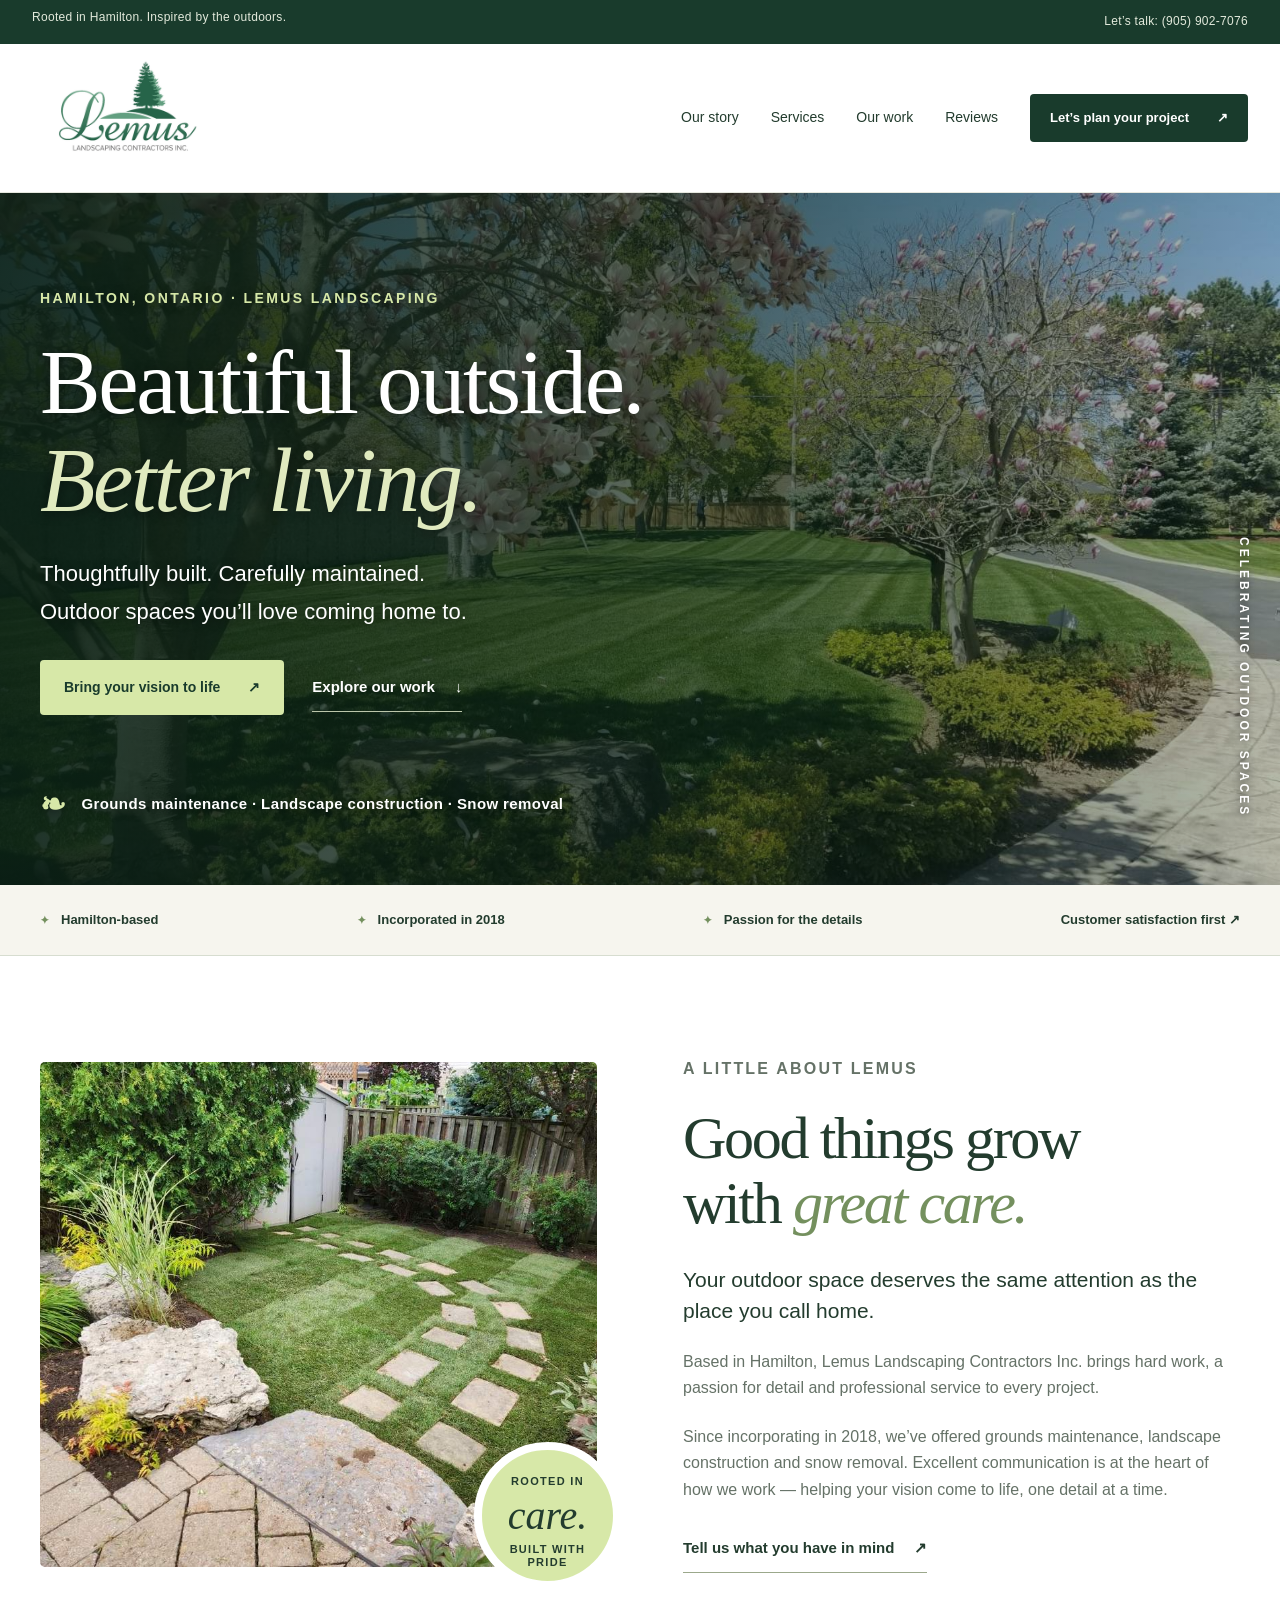
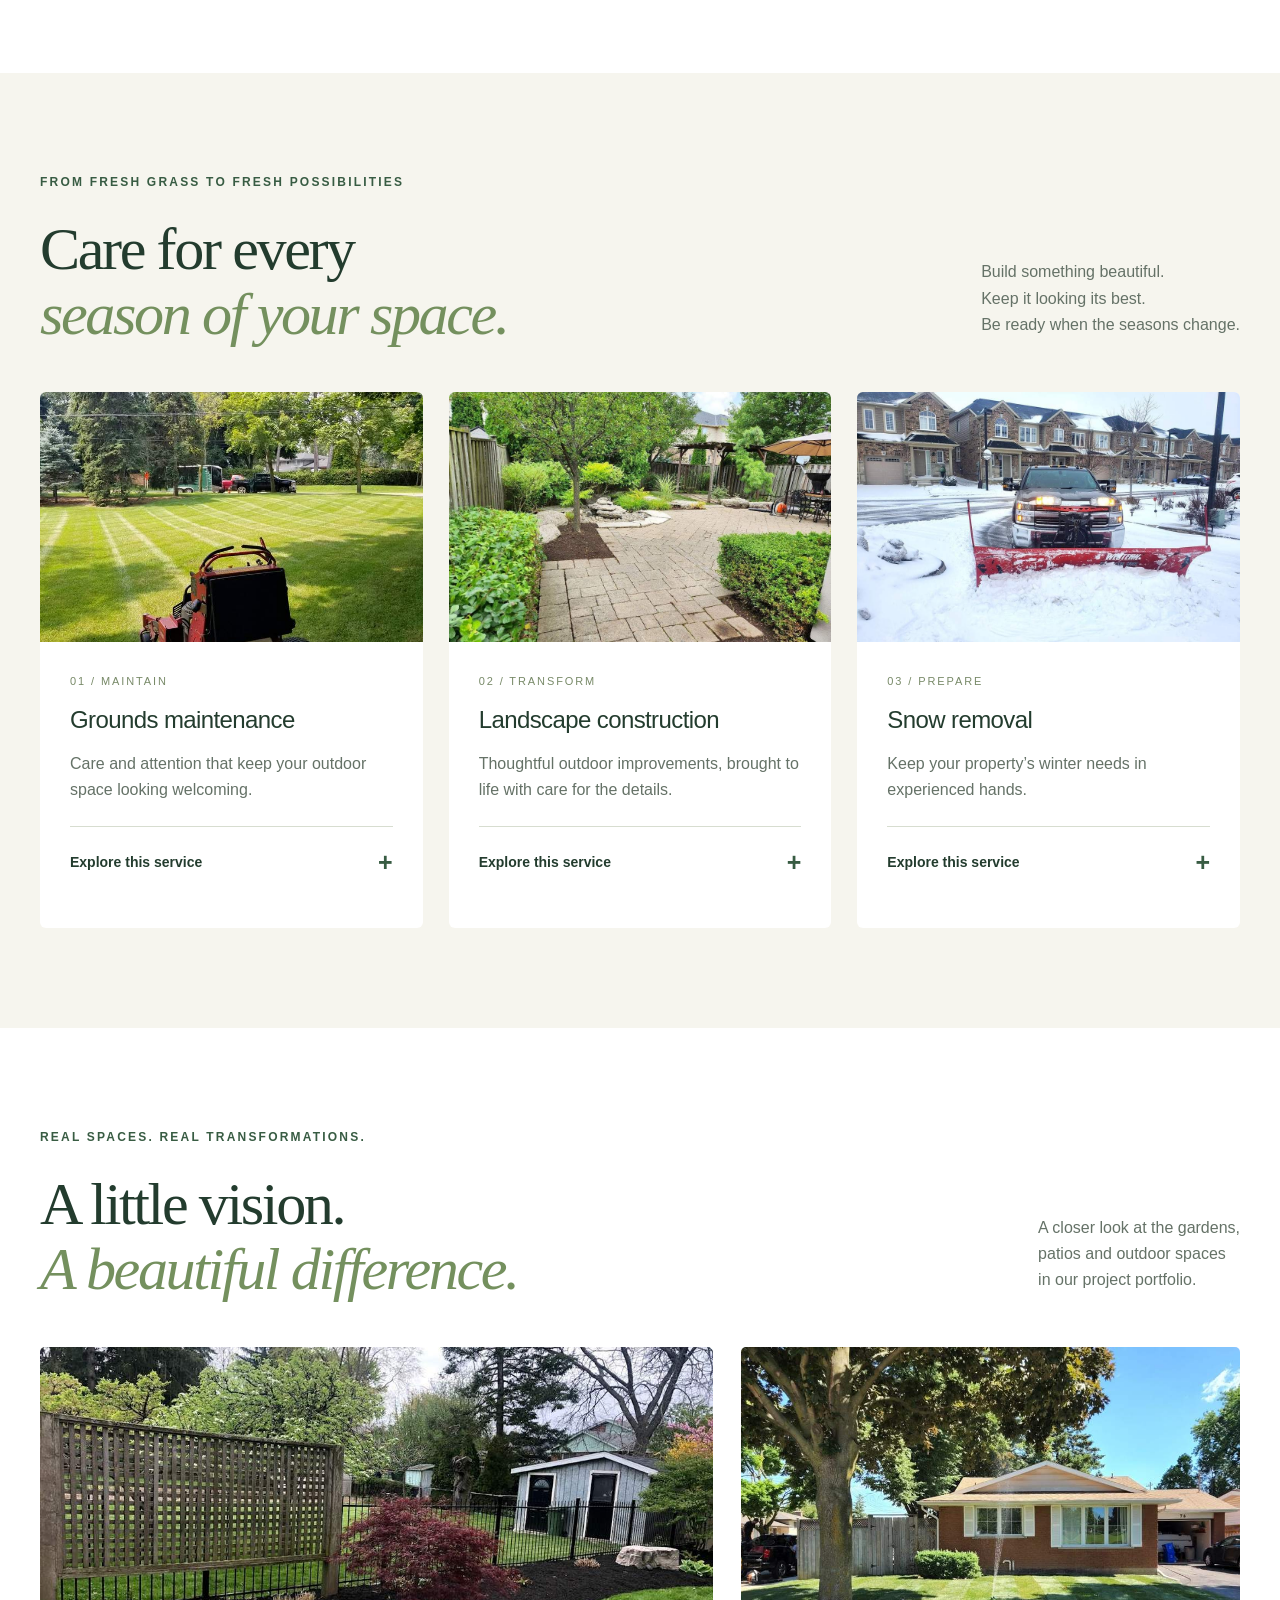
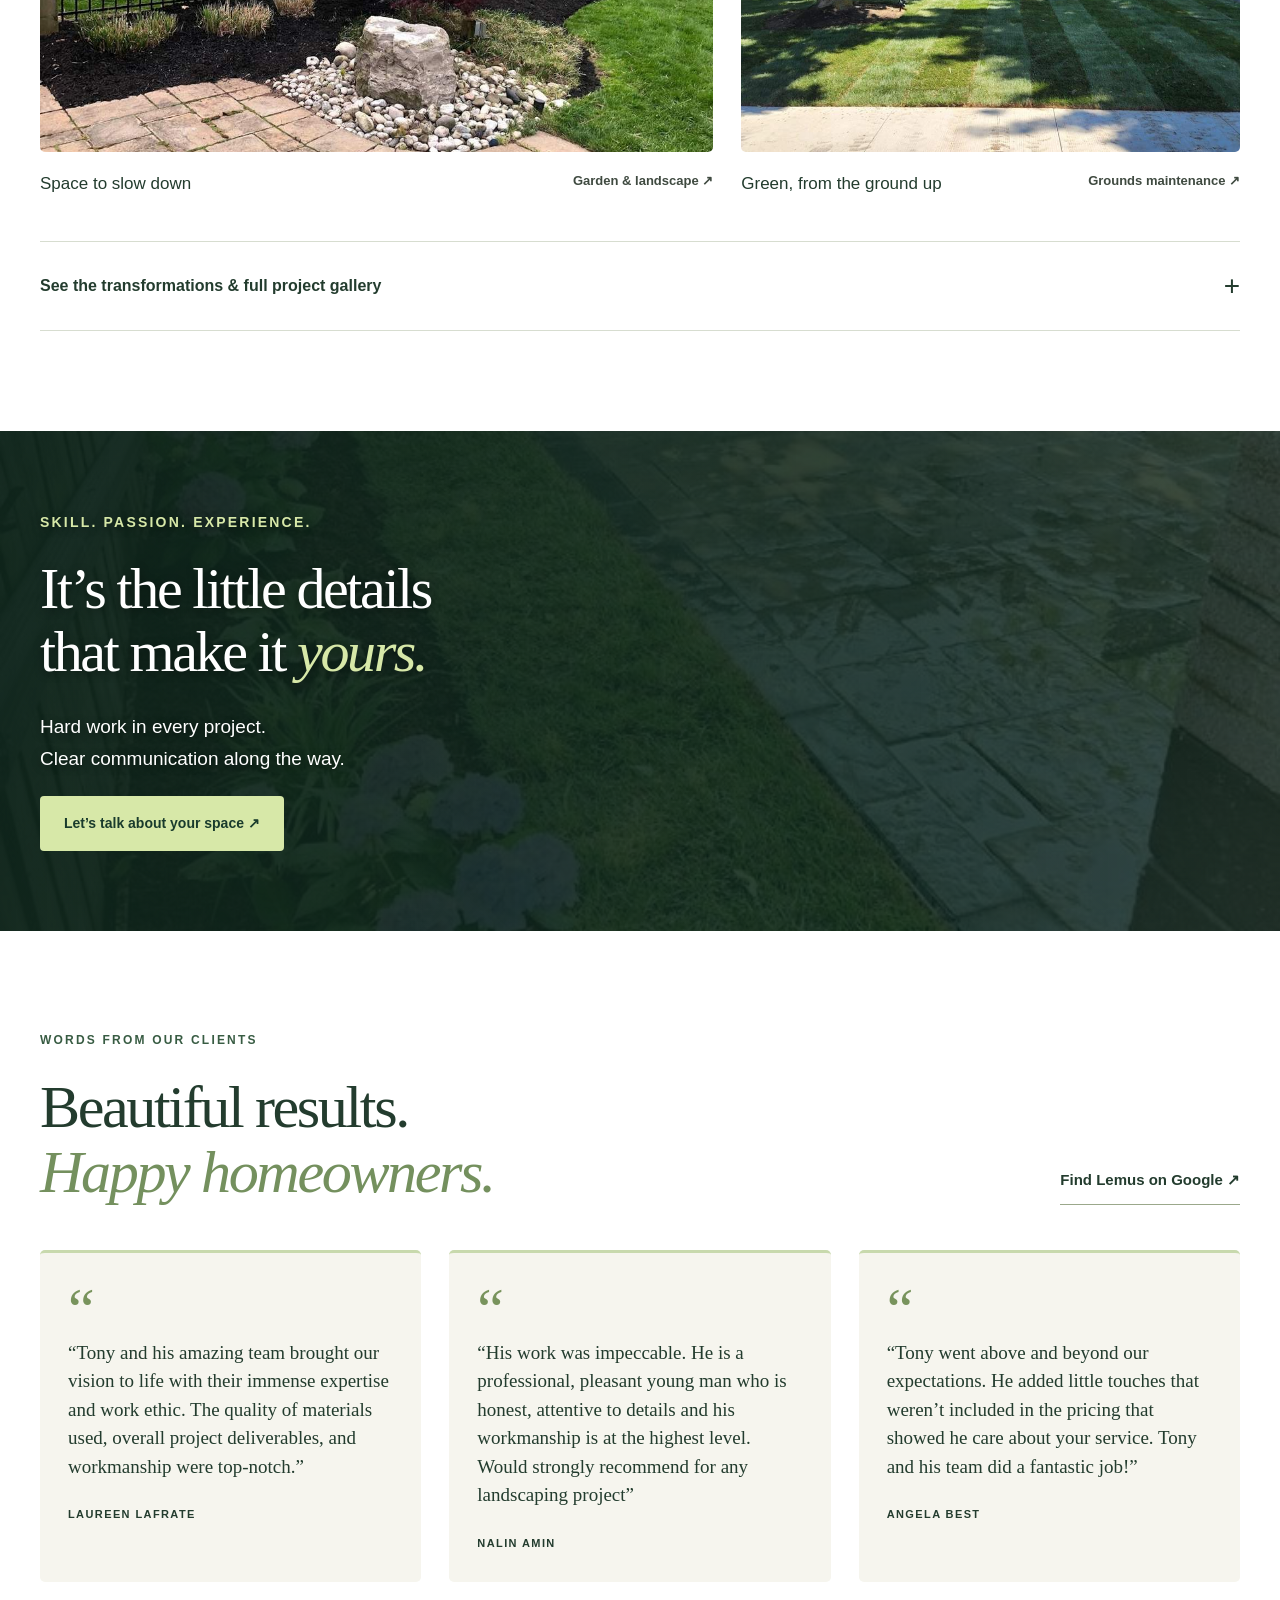
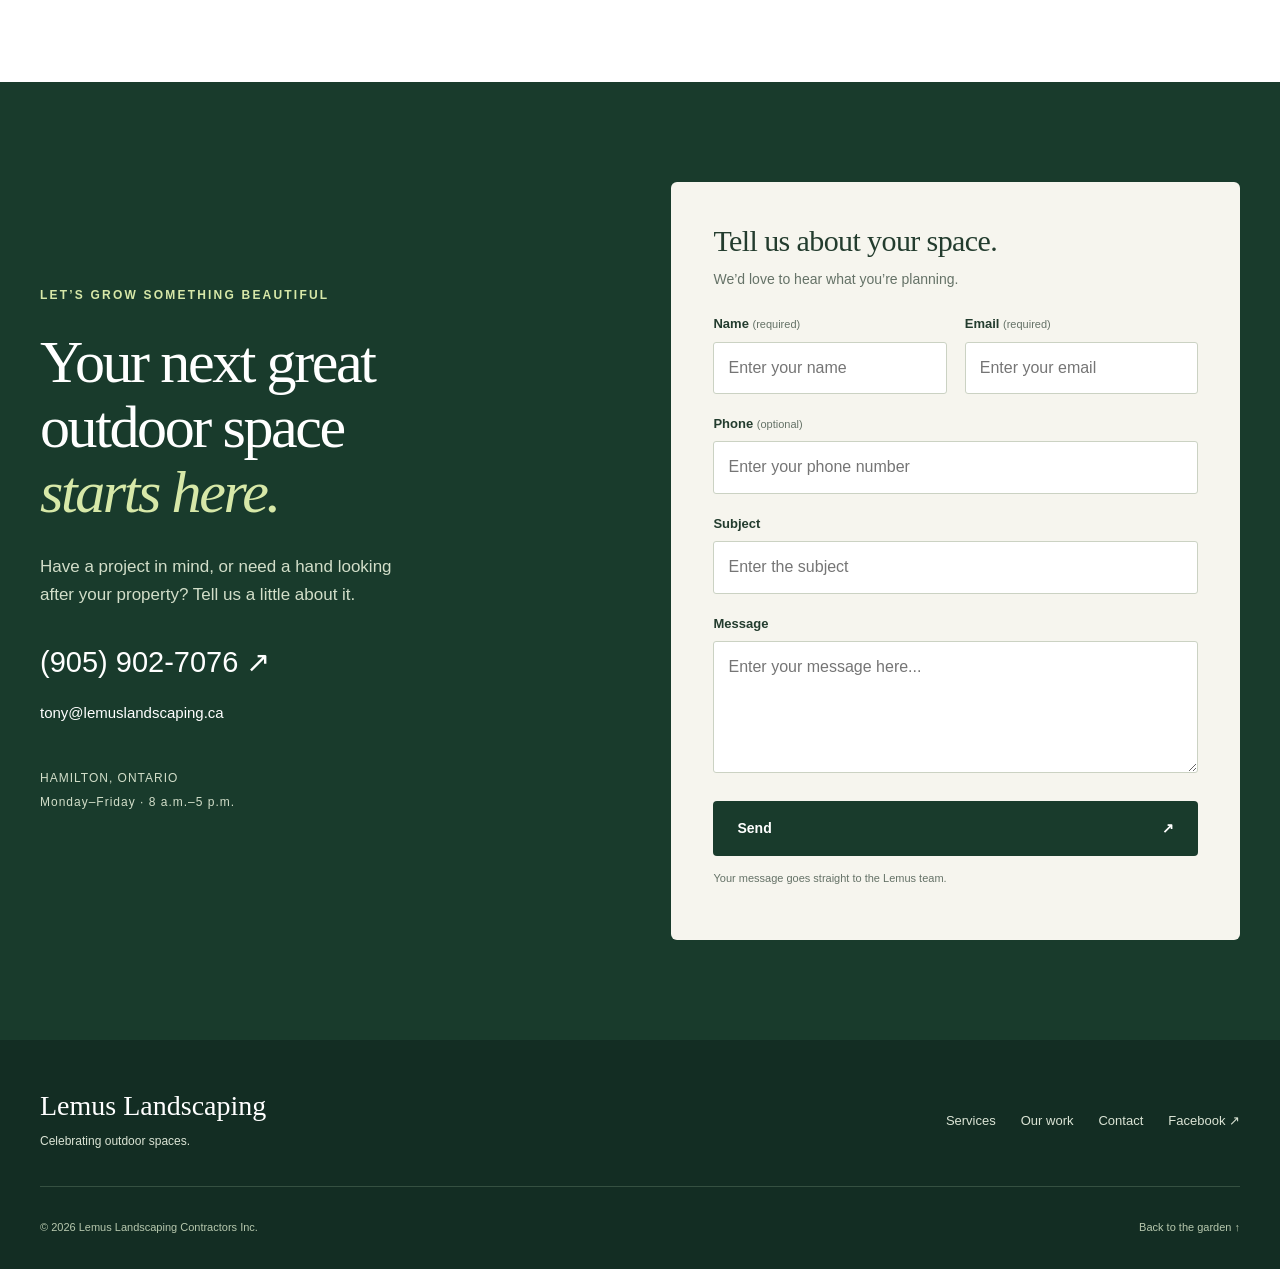
<file: index.html>
<!doctype html>
<html lang="en"><head><meta charset="utf-8"><meta name="viewport" content="width=device-width, initial-scale=1"><meta name="theme-color" content="#193b2c"><meta name="description" content="Hamilton-based Lemus Landscaping Contractors Inc. Grounds maintenance, landscape construction and snow removal. Call 905-902-7076 to discuss your outdoor space."><title>Lemus Landscaping | Beautiful outdoor spaces in Hamilton</title><link rel="icon" href="assets/favicon.svg" type="image/svg+xml"><link rel="canonical" href="https://lemuslandscaping.ca/"><meta property="og:type" content="website"><meta property="og:site_name" content="Lemus Landscaping"><meta property="og:title" content="Lemus Landscaping | Beautiful outdoor spaces in Hamilton"><meta property="og:description" content="Hamilton-based Lemus Landscaping Contractors Inc. Grounds maintenance, landscape construction and snow removal. Call 905-902-7076 to discuss your outdoor space."><meta property="og:url" content="https://lemuslandscaping.ca/"><meta property="og:image" content="https://lemuslandscaping.ca/assets/og-image.jpg"><meta property="og:image:width" content="1200"><meta property="og:image:height" content="630"><meta property="og:image:alt" content="A Lemus landscaped garden"><meta property="og:locale" content="en_CA"><meta name="twitter:card" content="summary_large_image"><meta name="twitter:title" content="Lemus Landscaping | Beautiful outdoor spaces in Hamilton"><meta name="twitter:description" content="Grounds maintenance, landscape construction and snow removal in Hamilton, Ontario. Call (905) 902-7076."><meta name="twitter:image" content="https://lemuslandscaping.ca/assets/og-image.jpg"><link rel="icon" href="assets/favicon-32.png" type="image/png" sizes="32x32"><link rel="icon" href="assets/favicon-192.png" type="image/png" sizes="192x192"><link rel="apple-touch-icon" href="assets/apple-touch-icon.png" sizes="180x180"><script type="application/ld+json">{"@context":"https://schema.org","@type":"LandscapingBusiness","name":"Lemus Landscaping Contractors Inc.","url":"https://lemuslandscaping.ca/","logo":"https://lemuslandscaping.ca/assets/logo.png?v=20261030b","image":"https://lemuslandscaping.ca/assets/og-image.jpg","telephone":"+1-905-902-7076","email":"tony@lemuslandscaping.ca","address":{"@type":"PostalAddress","addressLocality":"Hamilton","addressRegion":"ON","addressCountry":"CA"},"areaServed":{"@type":"City","name":"Hamilton"},"openingHoursSpecification":[{"@type":"OpeningHoursSpecification","dayOfWeek":["Monday","Tuesday","Wednesday","Thursday","Friday"],"opens":"08:00","closes":"17:00"}],"sameAs":["https://www.facebook.com/lemuslandscapingcontractors"]}</script><link rel="stylesheet" href="styles.css?v=20261030b"><script defer src="script.js?v=20261105a"></script></head>
<body><a class="skip" href="#main">Skip to content</a>
<div class="topbar"><span>Rooted in Hamilton. Inspired by the outdoors.</span><a href="tel:+19059027076">Let’s talk: (905) 902-7076</a></div>
<header class="header"><div class="nav-wrap"><a class="brand" href="#home" aria-label="Lemus Landscaping home"><img src="assets/logo.png?v=20261030b" width="144" height="100" alt="Lemus Landscaping Contractors Inc."></a><button class="menu-toggle" aria-controls="nav" aria-expanded="false" type="button"><span class="menu-lines" aria-hidden="true">☰</span><span>Menu</span></button><nav id="nav" aria-label="Main navigation"><a href="#about">Our story</a><a href="#services">Services</a><a href="#projects">Our work</a><a href="#reviews">Reviews</a><a class="button small" href="#contact">Let’s plan your project <span aria-hidden="true">↗</span></a></nav></div></header>
<main id="main">
<section class="hero" id="home"><div class="hero-photo" role="img" aria-label="A Lemus landscaped garden with flowering trees and a lush green lawn"></div><div class="hero-shade"></div><div class="hero-content wrap"><p class="eyebrow light">HAMILTON, ONTARIO · LEMUS LANDSCAPING</p><h1>Beautiful outside.<br><em>Better living.</em></h1><p class="hero-copy">Thoughtfully built. Carefully maintained.<br>Outdoor spaces you’ll love coming home to.</p><div class="actions"><a class="button lime" href="#contact">Bring your vision to life <span aria-hidden="true">↗</span></a><a class="text-link white" href="#projects">Explore our work <span aria-hidden="true">↓</span></a></div><div class="hero-note"><span class="leaf" aria-hidden="true">❧</span><span>Grounds maintenance · Landscape construction · Snow removal</span></div></div><span class="vertical-note">CELEBRATING OUTDOOR SPACES</span></section>
<div class="trustbar"><div class="wrap trust-inner"><span>Hamilton-based</span><span>Incorporated in 2018</span><span>Passion for the details</span><a href="#reviews">Customer satisfaction first ↗</a></div></div>
<section class="section about wrap" id="about"><div class="about-images"><img class="about-main" src="assets/project-01.jpg" width="660" height="570" loading="lazy" alt="Stone stepping path surrounded by lush grass and garden planting"><div class="stamp"><span>ROOTED IN</span><strong>care.</strong><span>BUILT WITH PRIDE</span></div></div><div class="about-copy"><p class="eyebrow">A LITTLE ABOUT LEMUS</p><h2>Good things grow<br>with <em>great care.</em></h2><p class="lead">Your outdoor space deserves the same attention as the place you call home.</p><p>Based in Hamilton, Lemus Landscaping Contractors Inc. brings hard work, a passion for detail and professional service to every project.</p><p>Since incorporating in 2018, we’ve offered grounds maintenance, landscape construction and snow removal. Excellent communication is at the heart of how we work — helping your vision come to life, one detail at a time.</p><a class="text-link" href="#contact">Tell us what you have in mind <span aria-hidden="true">↗</span></a></div></section>
<section class="services section" id="services"><div class="wrap"><div class="section-heading"><div><p class="eyebrow">FROM FRESH GRASS TO FRESH POSSIBILITIES</p><h2>Care for every<br><em>season of your space.</em></h2></div><p>Build something beautiful.<br>Keep it looking its best.<br>Be ready when the seasons change.</p></div><div class="service-grid">
<article class="service"><img src="assets/project-21.jpg" width="640" height="480" loading="lazy" alt="Lemus mowing equipment on a neatly maintained green lawn"><div class="service-body"><span class="number">01 / MAINTAIN</span><h3>Grounds maintenance</h3><p>Care and attention that keep your outdoor space looking welcoming.</p><details><summary>Explore this service</summary><p>Talk to us about the grounds maintenance your property needs and the care schedule that fits your space.</p><a href="#contact" class="text-link" data-subject="Grounds maintenance enquiry">Discuss grounds maintenance ↗</a></details></div></article>
<article class="service"><img src="assets/project-22.jpg" width="640" height="480" loading="lazy" alt="A paved garden patio with greenery and mature trees"><div class="service-body"><span class="number">02 / TRANSFORM</span><h3>Landscape construction</h3><p>Thoughtful outdoor improvements, brought to life with care for the details.</p><details><summary>Explore this service</summary><p>Our project photographs show paving, garden spaces, lawns, fencing and poolside landscaping. Tell us about your ideas so we can discuss the right scope for your property.</p><a href="#contact" class="text-link" data-subject="Landscape construction enquiry">Discuss your project ↗</a></details></div></article>
<article class="service"><img src="assets/project-23.jpg" width="640" height="480" loading="lazy" alt="Lemus snow removal truck clearing snow in a residential neighbourhood"><div class="service-body"><span class="number">03 / PREPARE</span><h3>Snow removal</h3><p>Keep your property’s winter needs in experienced hands.</p><details><summary>Explore this service</summary><p>Contact our team to discuss snow removal availability, the areas you need cleared and your property’s winter requirements.</p><a href="#contact" class="text-link" data-subject="Snow removal enquiry">Ask about snow removal ↗</a></details></div></article>
</div></div></section>
<section class="section projects wrap" id="projects"><div class="section-heading"><div><p class="eyebrow">REAL SPACES. REAL TRANSFORMATIONS.</p><h2>A little vision.<br><em>A beautiful difference.</em></h2></div><p>A closer look at the gardens,<br>patios and outdoor spaces<br>in our project portfolio.</p></div><div class="project-grid"><figure class="project-large"><a href="assets/project-05.jpg" target="_blank" rel="noopener"><img src="assets/project-05.jpg" width="900" height="700" loading="lazy" alt="Completed backyard garden with paving, lawn, stone borders and shrubs"></a><figcaption><span>Space to slow down</span><span>Garden &amp; landscape ↗</span></figcaption></figure><figure><a href="assets/project-19.jpg" target="_blank" rel="noopener"><img src="assets/project-19.jpg" width="700" height="700" loading="lazy" alt="Lush striped lawn and patio in front of a garden building"></a><figcaption><span>Green, from the ground up</span><span>Grounds maintenance ↗</span></figcaption></figure></div>
<details class="project-details"><summary>See the transformations &amp; full project gallery <span aria-hidden="true">+</span></summary><div class="expanded"><h3>Before &amp; after</h3><p>Original project photographs from the Lemus portfolio.</p><div class="before-after"><figure><img src="assets/project-07.jpg" width="600" height="650" loading="lazy" alt="Side passage before paving"><figcaption>BEFORE / Side passage</figcaption></figure><figure><img src="assets/project-08.jpg" width="600" height="650" loading="lazy" alt="Same passage after installation of a paved walkway"><figcaption>AFTER / A finished walkway</figcaption></figure><figure><img src="assets/project-09.jpg" width="600" height="650" loading="lazy" alt="Backyard before lawn and paving installation"><figcaption>BEFORE / Backyard</figcaption></figure><figure><img src="assets/project-10.jpg" width="600" height="650" loading="lazy" alt="Backyard after installation of lawn and paving"><figcaption>AFTER / Lawn &amp; paving</figcaption></figure></div><h3>From groundwork to finished spaces</h3><div class="gallery"><figure><a href="assets/project-02.jpg" target="_blank" rel="noopener"><img src="assets/project-02.jpg" width="640" height="480" loading="lazy" alt="Lemus Landscaping branded equipment trailer"><figcaption>The Lemus team at work</figcaption></a></figure><figure><a href="assets/project-04.jpg" target="_blank" rel="noopener"><img src="assets/project-04.jpg" width="640" height="480" loading="lazy" alt="Completed paved patio behind a home"><figcaption>A finished patio space</figcaption></a></figure><figure><a href="assets/project-11.jpg" target="_blank" rel="noopener"><img src="assets/project-11.jpg" loading="lazy" width="640" height="480" alt="Fencing project along a tree-lined street"></a><figcaption>Fencing project along a tree-lined street</figcaption></figure><figure><a href="assets/project-12.jpg" target="_blank" rel="noopener"><img src="assets/project-12.jpg" loading="lazy" width="640" height="480" alt="Lawn and fence installation in progress"></a><figcaption>Lawn and fence installation in progress</figcaption></figure><figure><a href="assets/project-13.jpg" target="_blank" rel="noopener"><img src="assets/project-13.jpg" loading="lazy" width="640" height="480" alt="Fence construction and site preparation"></a><figcaption>Fence construction and site preparation</figcaption></figure><figure><a href="assets/project-14.jpg" target="_blank" rel="noopener"><img src="assets/project-14.jpg" loading="lazy" width="640" height="480" alt="Completed fencing project"></a><figcaption>Completed fencing project</figcaption></figure><figure><a href="assets/project-15.jpg" target="_blank" rel="noopener"><img src="assets/project-15.jpg" loading="lazy" width="640" height="480" alt="Backyard landscaping in progress"></a><figcaption>Backyard landscaping in progress</figcaption></figure><figure><a href="assets/project-16.jpg" target="_blank" rel="noopener"><img src="assets/project-16.jpg" loading="lazy" width="640" height="480" alt="Poolside landscape construction"></a><figcaption>Poolside landscape construction</figcaption></figure><figure><a href="assets/project-17.jpg" target="_blank" rel="noopener"><img src="assets/project-17.jpg" loading="lazy" width="640" height="480" alt="Preparing a backyard patio"></a><figcaption>Preparing a backyard patio</figcaption></figure><figure><a href="assets/project-18.jpg" target="_blank" rel="noopener"><img src="assets/project-18.jpg" loading="lazy" width="640" height="480" alt="Poolside paving and landscaping"></a><figcaption>Poolside paving and landscaping</figcaption></figure><figure><a href="assets/project-24.jpg" target="_blank" rel="noopener"><img src="assets/project-24.jpg" loading="lazy" width="640" height="480" alt="Lemus grounds maintenance equipment"></a><figcaption>Lemus grounds maintenance equipment</figcaption></figure><figure><a href="assets/project-25.jpg" target="_blank" rel="noopener"><img src="assets/project-25.jpg" loading="lazy" width="640" height="480" alt="Lemus snow removal vehicles"></a><figcaption>Lemus snow removal vehicles</figcaption></figure><figure><a href="assets/project-26.jpg" target="_blank" rel="noopener"><img src="assets/project-26.jpg" loading="lazy" width="640" height="480" alt="Backyard patio and lawn"></a><figcaption>Backyard patio and lawn</figcaption></figure><figure><a href="assets/project-27.jpg" target="_blank" rel="noopener"><img src="assets/project-27.jpg" loading="lazy" width="640" height="480" alt="Finished poolside outdoor space"></a><figcaption>Finished poolside outdoor space</figcaption></figure><figure><a href="assets/project-28.jpg" target="_blank" rel="noopener"><img src="assets/project-28.jpg" loading="lazy" width="640" height="480" alt="Fence before replacement"></a><figcaption>Fence before replacement</figcaption></figure></div></div></details></section>
<section class="care-banner"><div class="wrap"><p class="eyebrow light">SKILL. PASSION. EXPERIENCE.</p><h2>It’s the little details<br>that make it <em>yours.</em></h2><p>Hard work in every project.<br>Clear communication along the way.</p><a class="button lime" href="#contact">Let’s talk about your space ↗</a></div></section>
<section class="section reviews wrap" id="reviews"><div class="section-heading"><div><p class="eyebrow">WORDS FROM OUR CLIENTS</p><h2>Beautiful results.<br><em>Happy homeowners.</em></h2></div><a class="text-link" href="https://g.co/kgs/JdqiyX" target="_blank" rel="noopener noreferrer">Find Lemus on Google ↗</a></div><div class="review-grid"><article class="review"><span class="quote" aria-hidden="true">“</span><blockquote>“Tony and his amazing team brought our vision to life with their immense expertise and work ethic. The quality of materials used, overall project deliverables, and workmanship were top-notch.”</blockquote><footer>LAUREEN LAFRATE</footer></article><article class="review"><span class="quote" aria-hidden="true">“</span><blockquote>“His work was impeccable. He is a professional, pleasant young man who is honest, attentive to details and his workmanship is at the highest level. Would strongly recommend for any landscaping project”</blockquote><footer>NALIN AMIN</footer></article><article class="review"><span class="quote" aria-hidden="true">“</span><blockquote>“Tony went above and beyond our expectations. He added little touches that weren’t included in the pricing that showed he care about your service. Tony and his team did a fantastic job!”</blockquote><footer>ANGELA BEST</footer></article></div></section>
<section class="contact section" id="contact"><div class="wrap contact-grid"><div class="contact-copy"><p class="eyebrow light">LET’S GROW SOMETHING BEAUTIFUL</p><h2>Your next great<br>outdoor space<br><em>starts here.</em></h2><p>Have a project in mind, or need a hand looking after your property? Tell us a little about it.</p><a class="contact-phone" href="tel:+19059027076">(905) 902-7076 ↗</a><a class="contact-email" href="mailto:tony@lemuslandscaping.ca">tony@lemuslandscaping.ca</a><p class="hours">HAMILTON, ONTARIO<br>Monday–Friday · 8 a.m.–5 p.m.</p></div><form id="contact-form" class="contact-form" action="https://api.web3forms.com/submit" method="POST"><input type="hidden" name="access_key" value="2ae5e2c0-b270-42f3-81e6-a6897f9360a5"><input type="hidden" name="subject" value="New quote request from lemuslandscaping.ca"><input type="hidden" name="from_name" value="Lemus Landscaping Website"><input type="hidden" name="redirect" value="https://lemuslandscaping.ca/thanks.html"><input type="checkbox" name="botcheck" style="display:none" tabindex="-1" autocomplete="off" aria-hidden="true"><h3>Tell us about your space.</h3><p>We’d love to hear what you’re planning.</p><div class="form-row"><div><label for="name">Name <span>(required)</span></label><input id="name" name="name" type="text" placeholder="Enter your name" maxlength="100" autocomplete="name" required></div><div><label for="email">Email <span>(required)</span></label><input id="email" name="email" type="email" placeholder="Enter your email" maxlength="250" autocomplete="email" required></div></div><label for="phone">Phone <span>(optional)</span></label><input id="phone" name="phone" type="tel" placeholder="Enter your phone number" maxlength="30" autocomplete="tel"><label for="topic">Subject</label><input id="topic" name="topic" type="text" placeholder="Enter the subject"><label for="message">Message</label><textarea id="message" name="message" rows="4" placeholder="Enter your message here..."></textarea><button class="button" type="submit">Send <span aria-hidden="true">↗</span></button><p class="form-note" id="form-note">Your message goes straight to the Lemus team.</p><p id="form-status" role="status" aria-live="polite"></p></form></div></section>
</main><footer class="footer"><div class="wrap footer-top"><div><strong>Lemus Landscaping</strong><p>Celebrating outdoor spaces.</p></div><div><a href="#services">Services</a><a href="#projects">Our work</a><a href="#contact">Contact</a><a href="https://www.facebook.com/lemuslandscapingcontractors" target="_blank" rel="noopener noreferrer">Facebook ↗</a></div></div><div class="wrap footer-bottom"><span>© <span id="year">2026</span> Lemus Landscaping Contractors Inc.</span><a href="#home">Back to the garden ↑</a></div></footer>
</body></html>
</file>
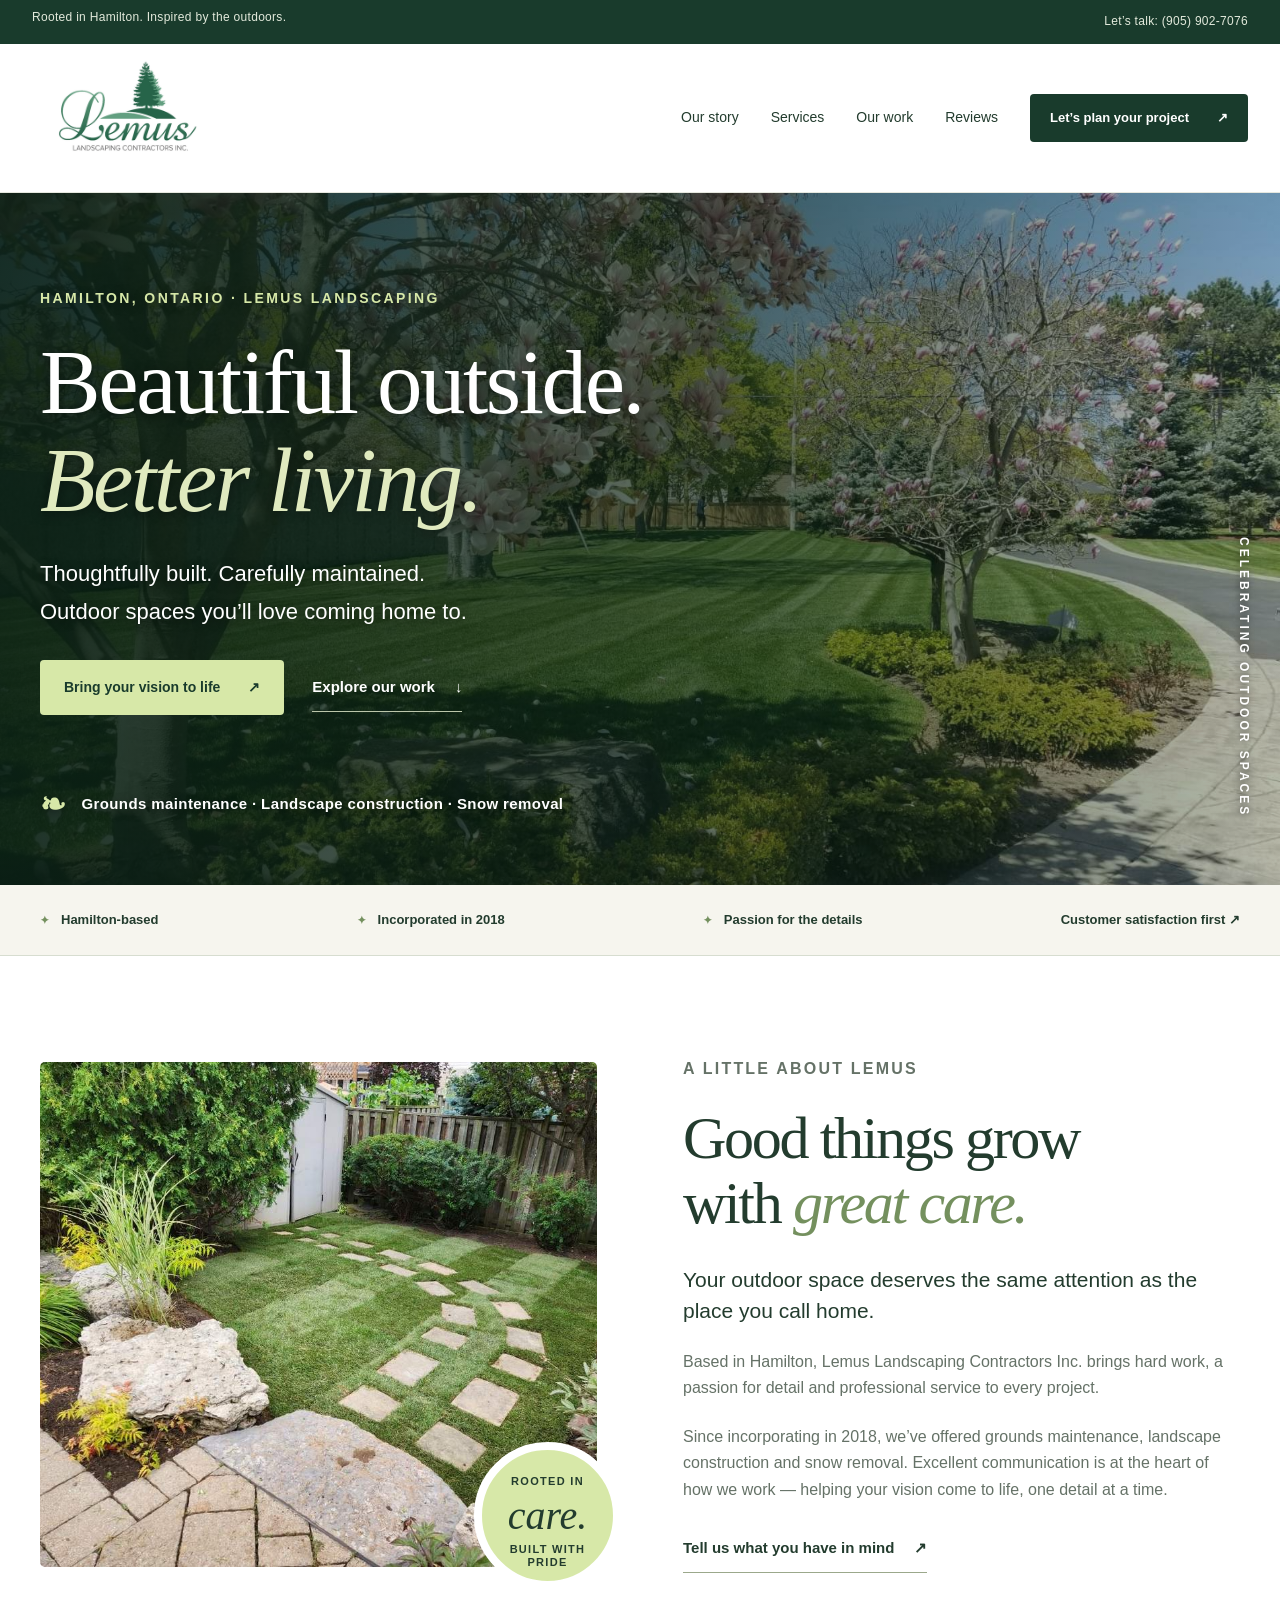
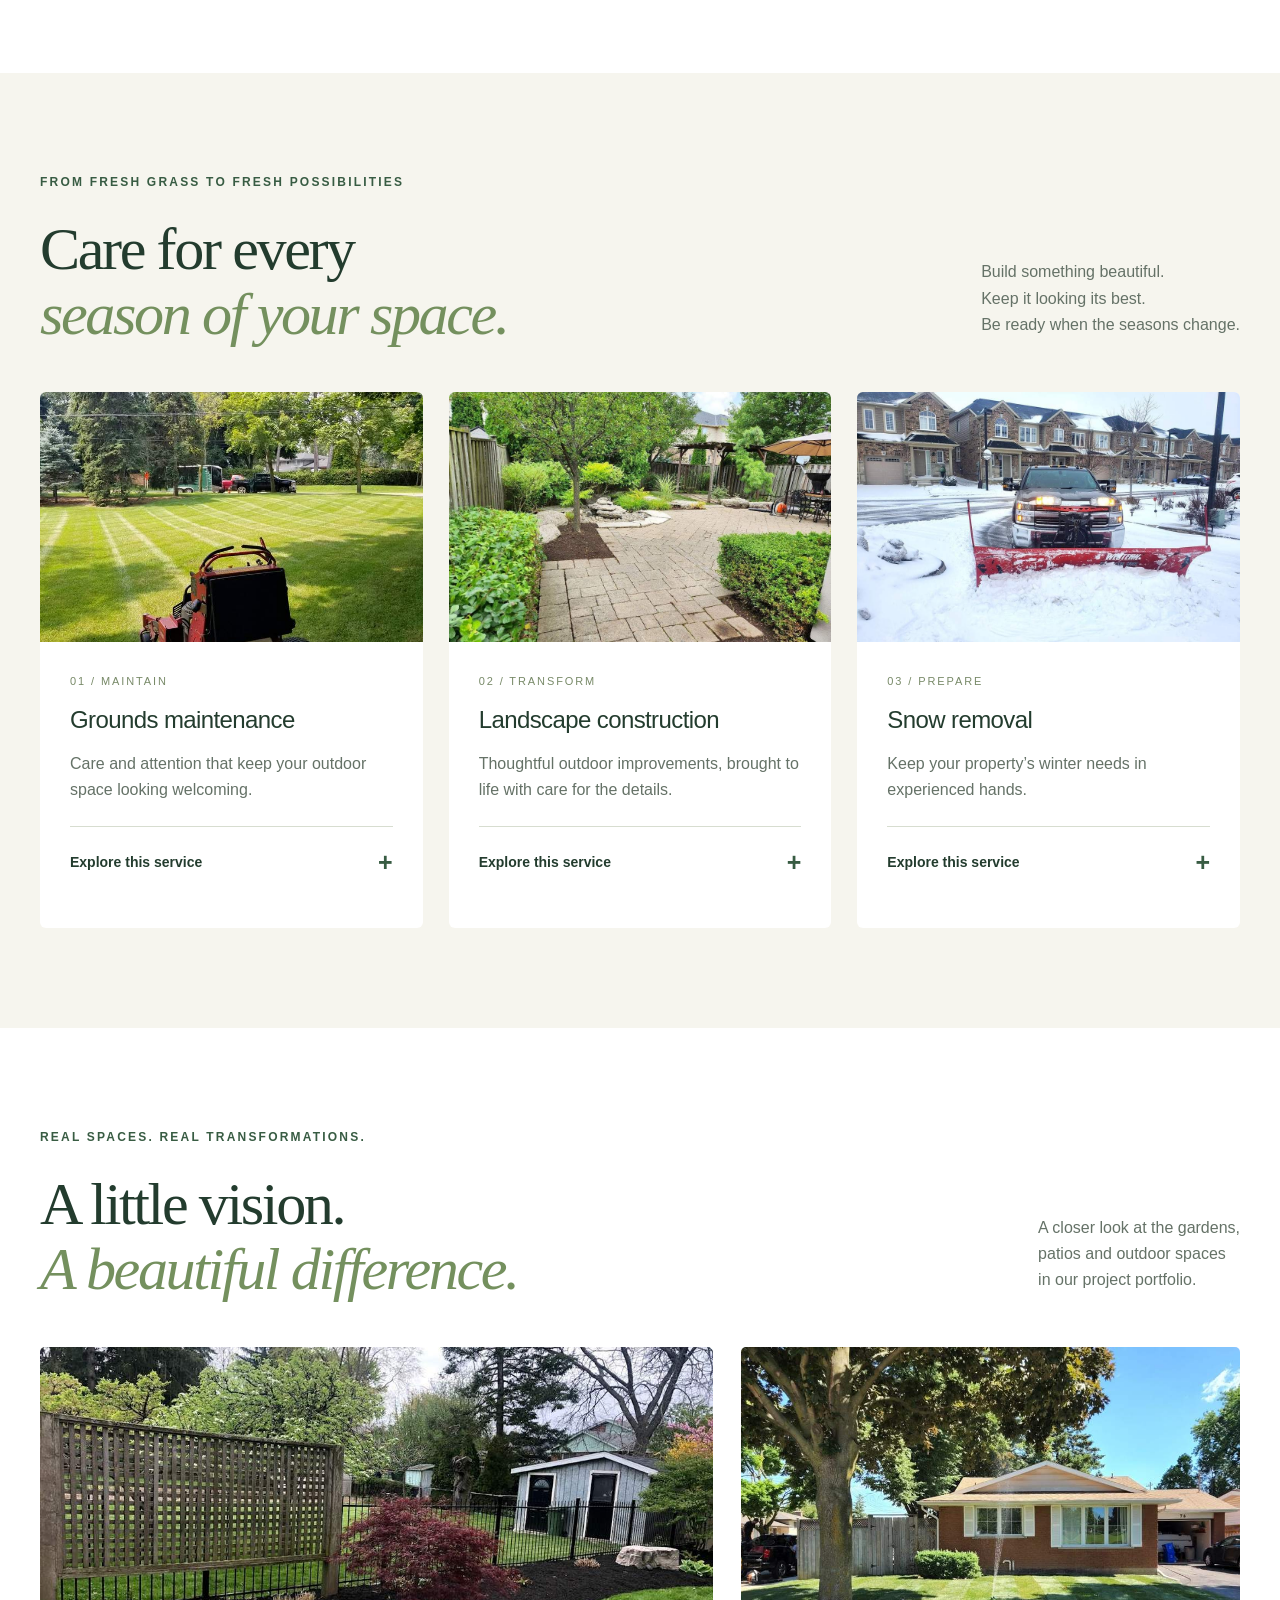
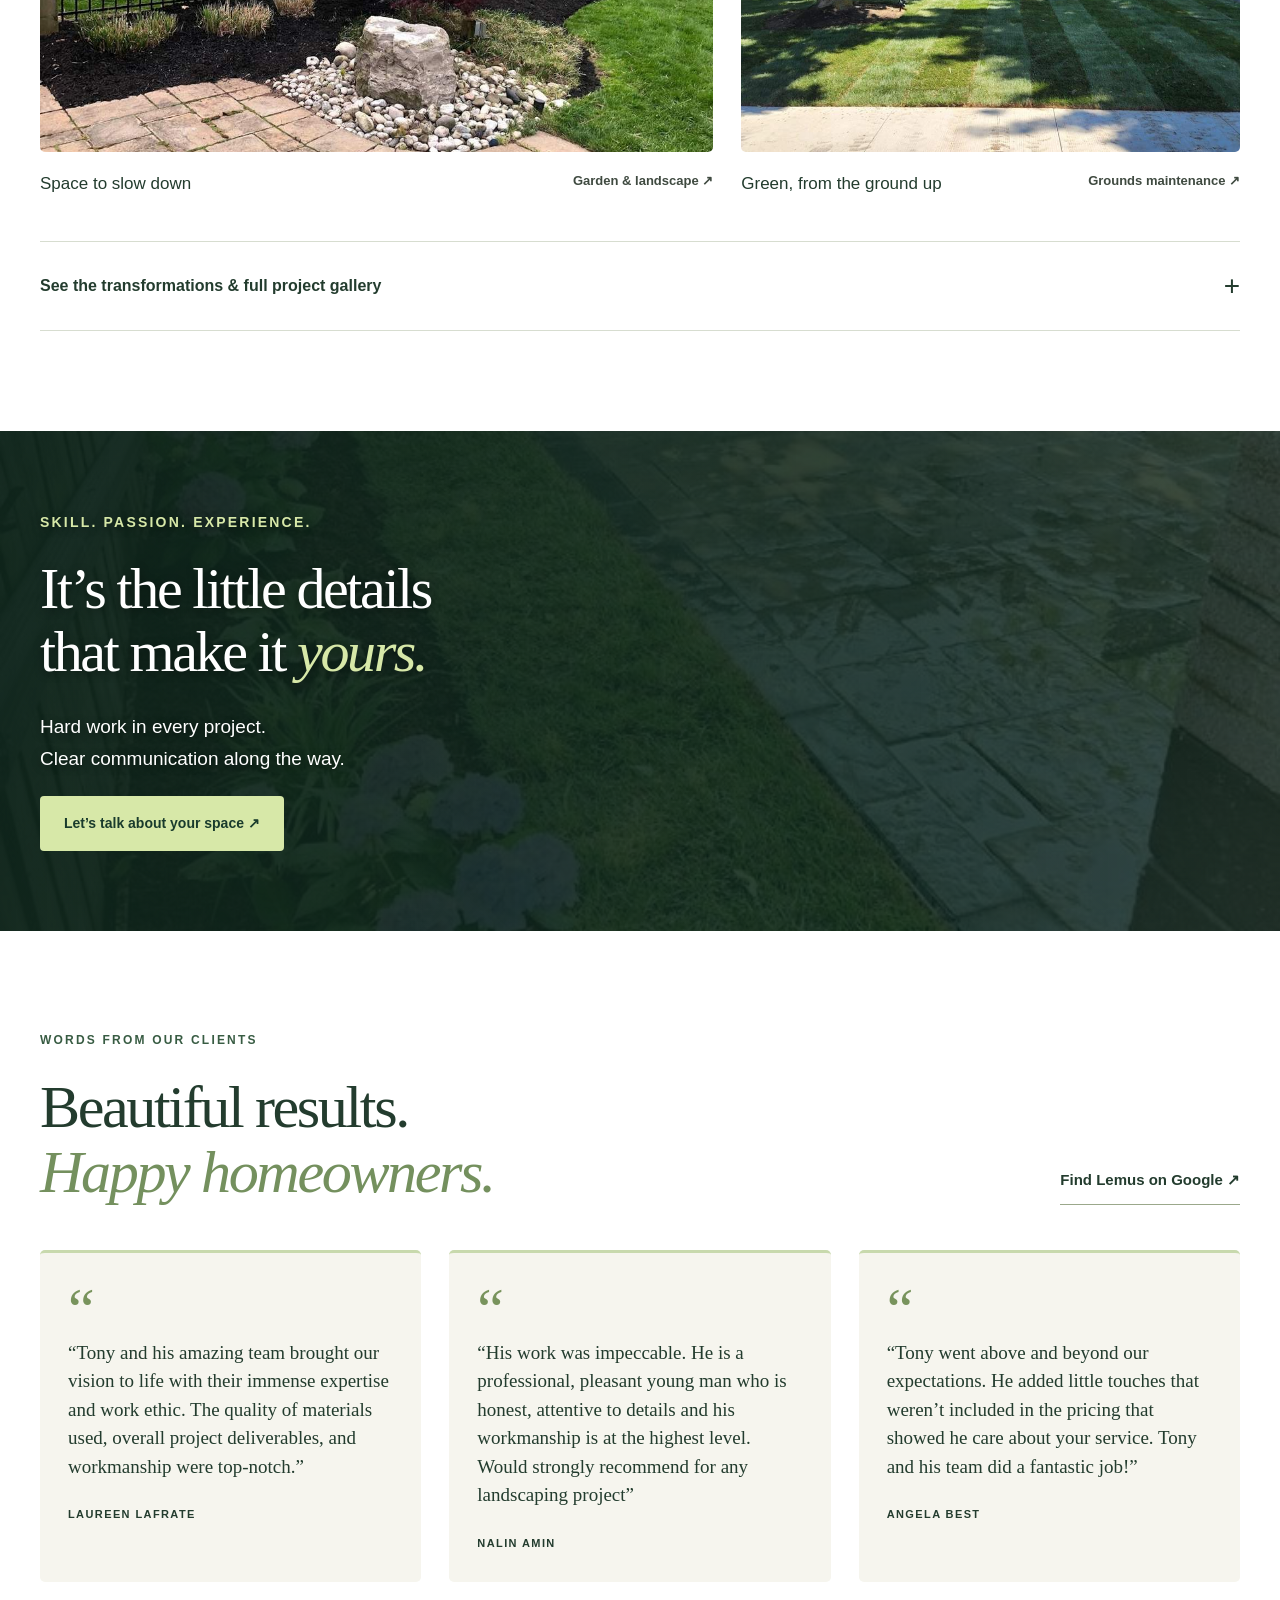
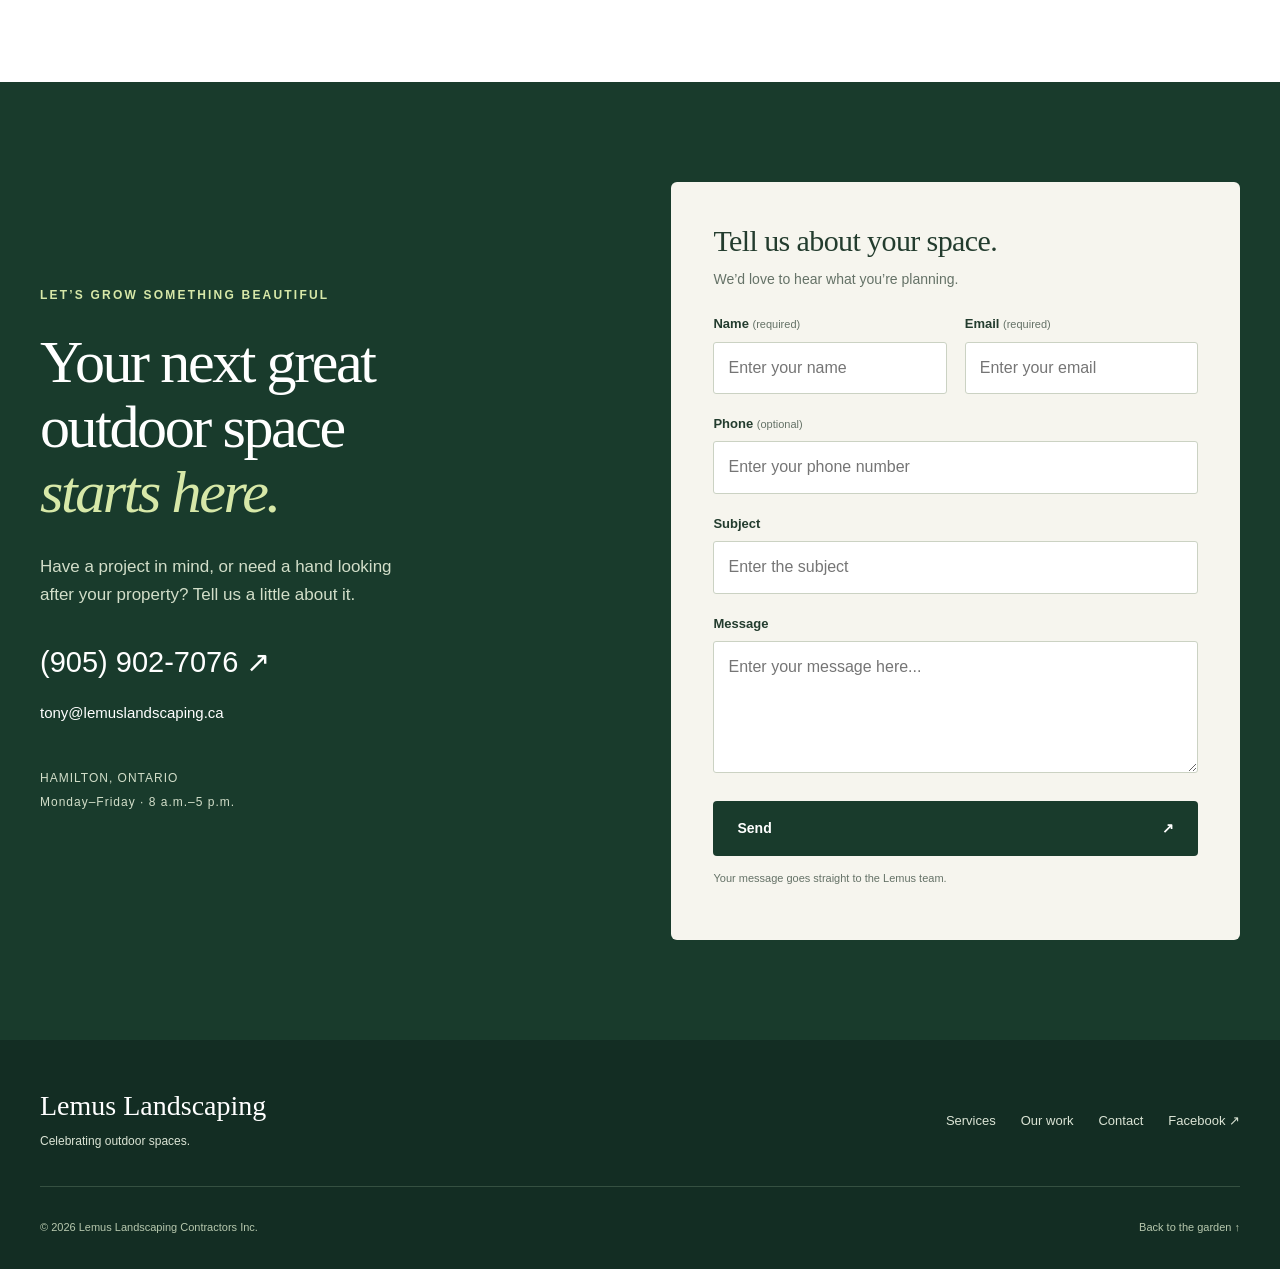
<file: aboutus/index.html>
<!doctype html><html lang="en"><head><meta charset="utf-8"><meta name="viewport" content="width=device-width,initial-scale=1"><meta http-equiv="refresh" content="0;url=../index.html#about"><title>Lemus Landscaping</title></head><body><p>This page has moved. <a href="../index.html#about">Continue to Lemus Landscaping.</a></p></body></html>
</file>
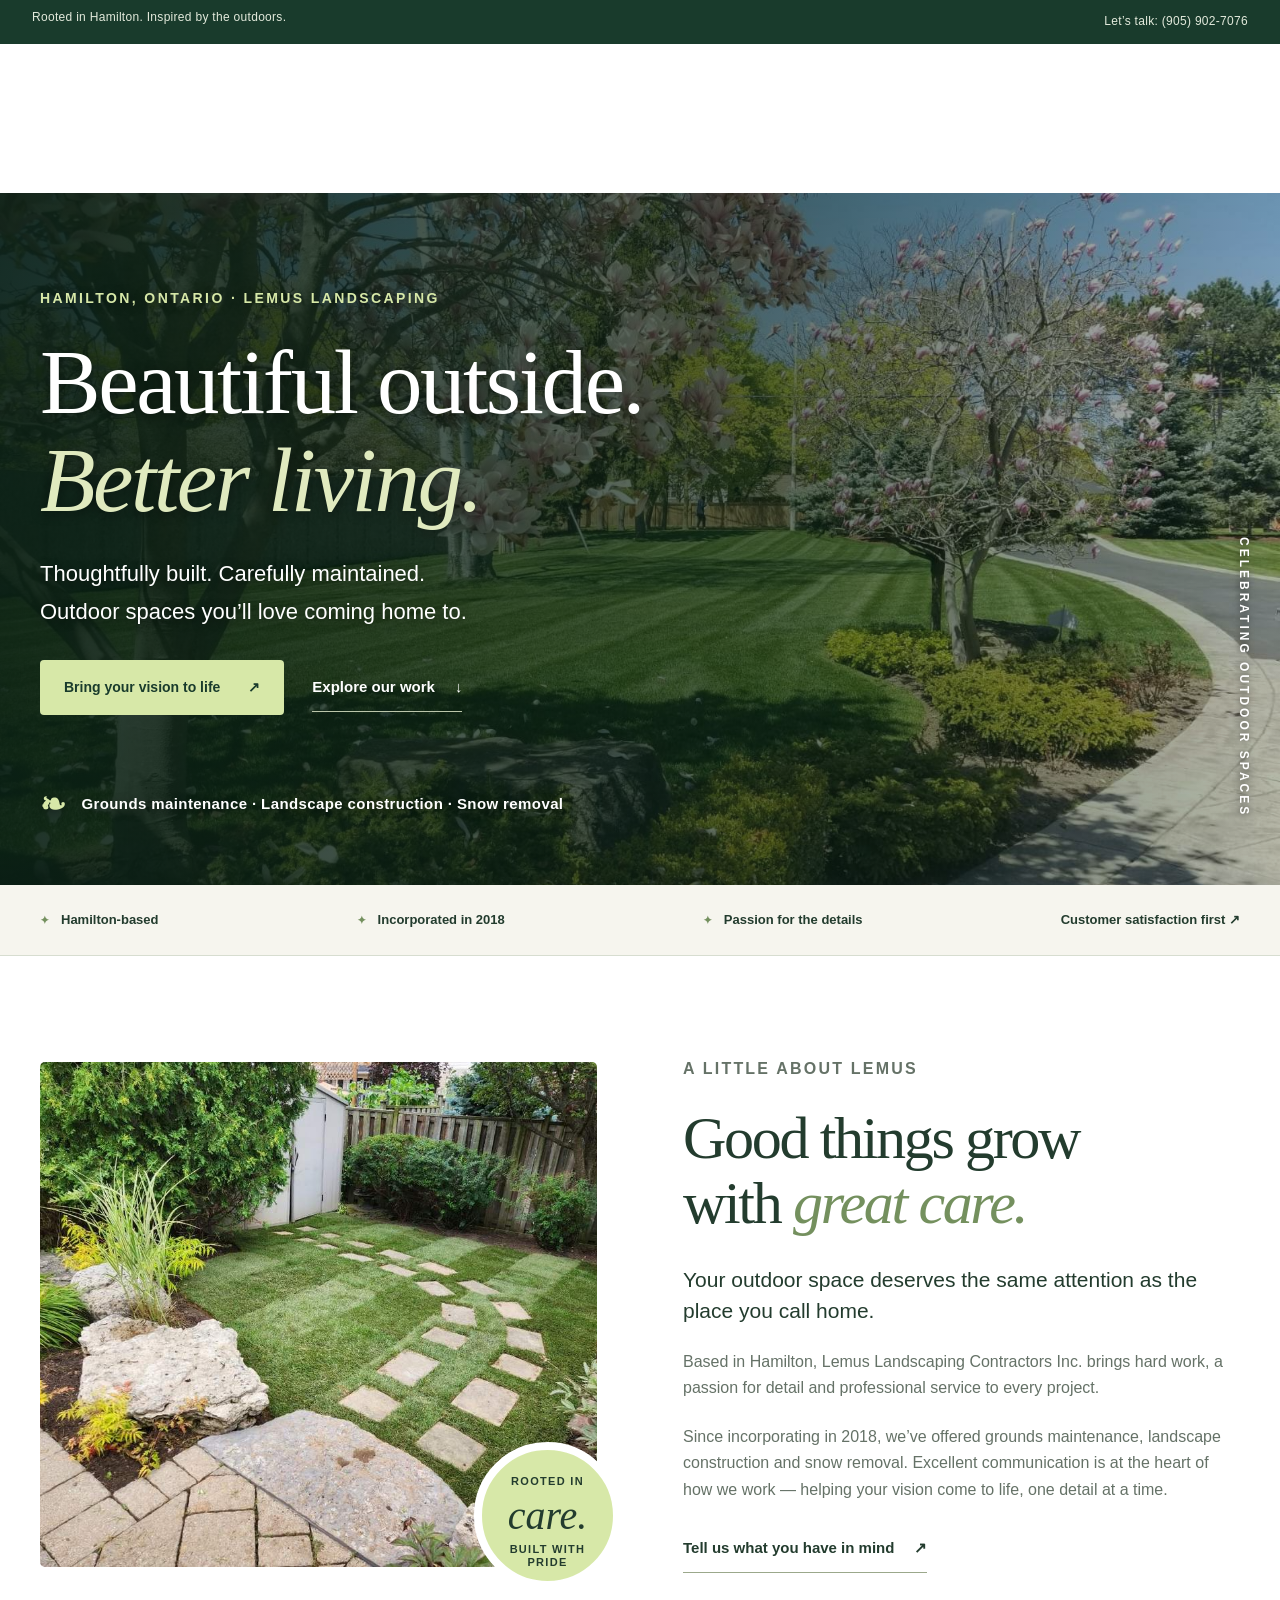
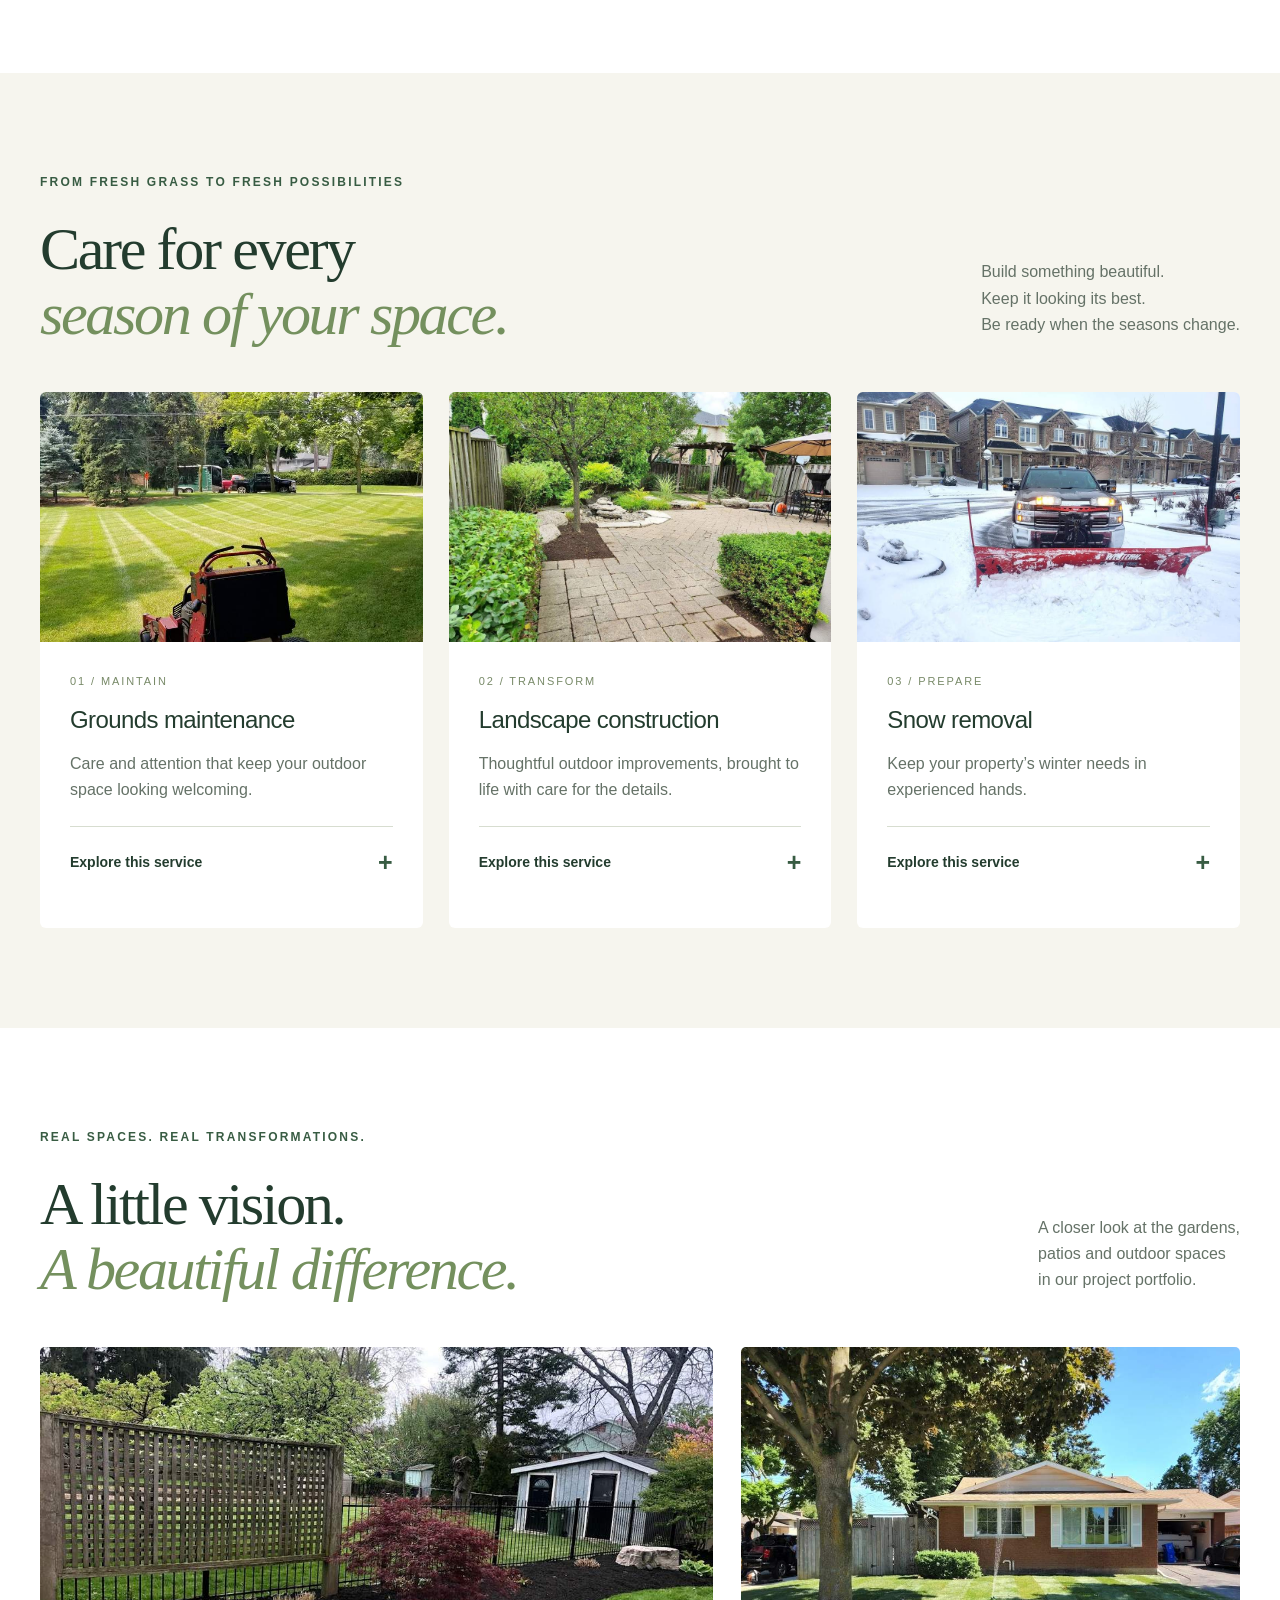
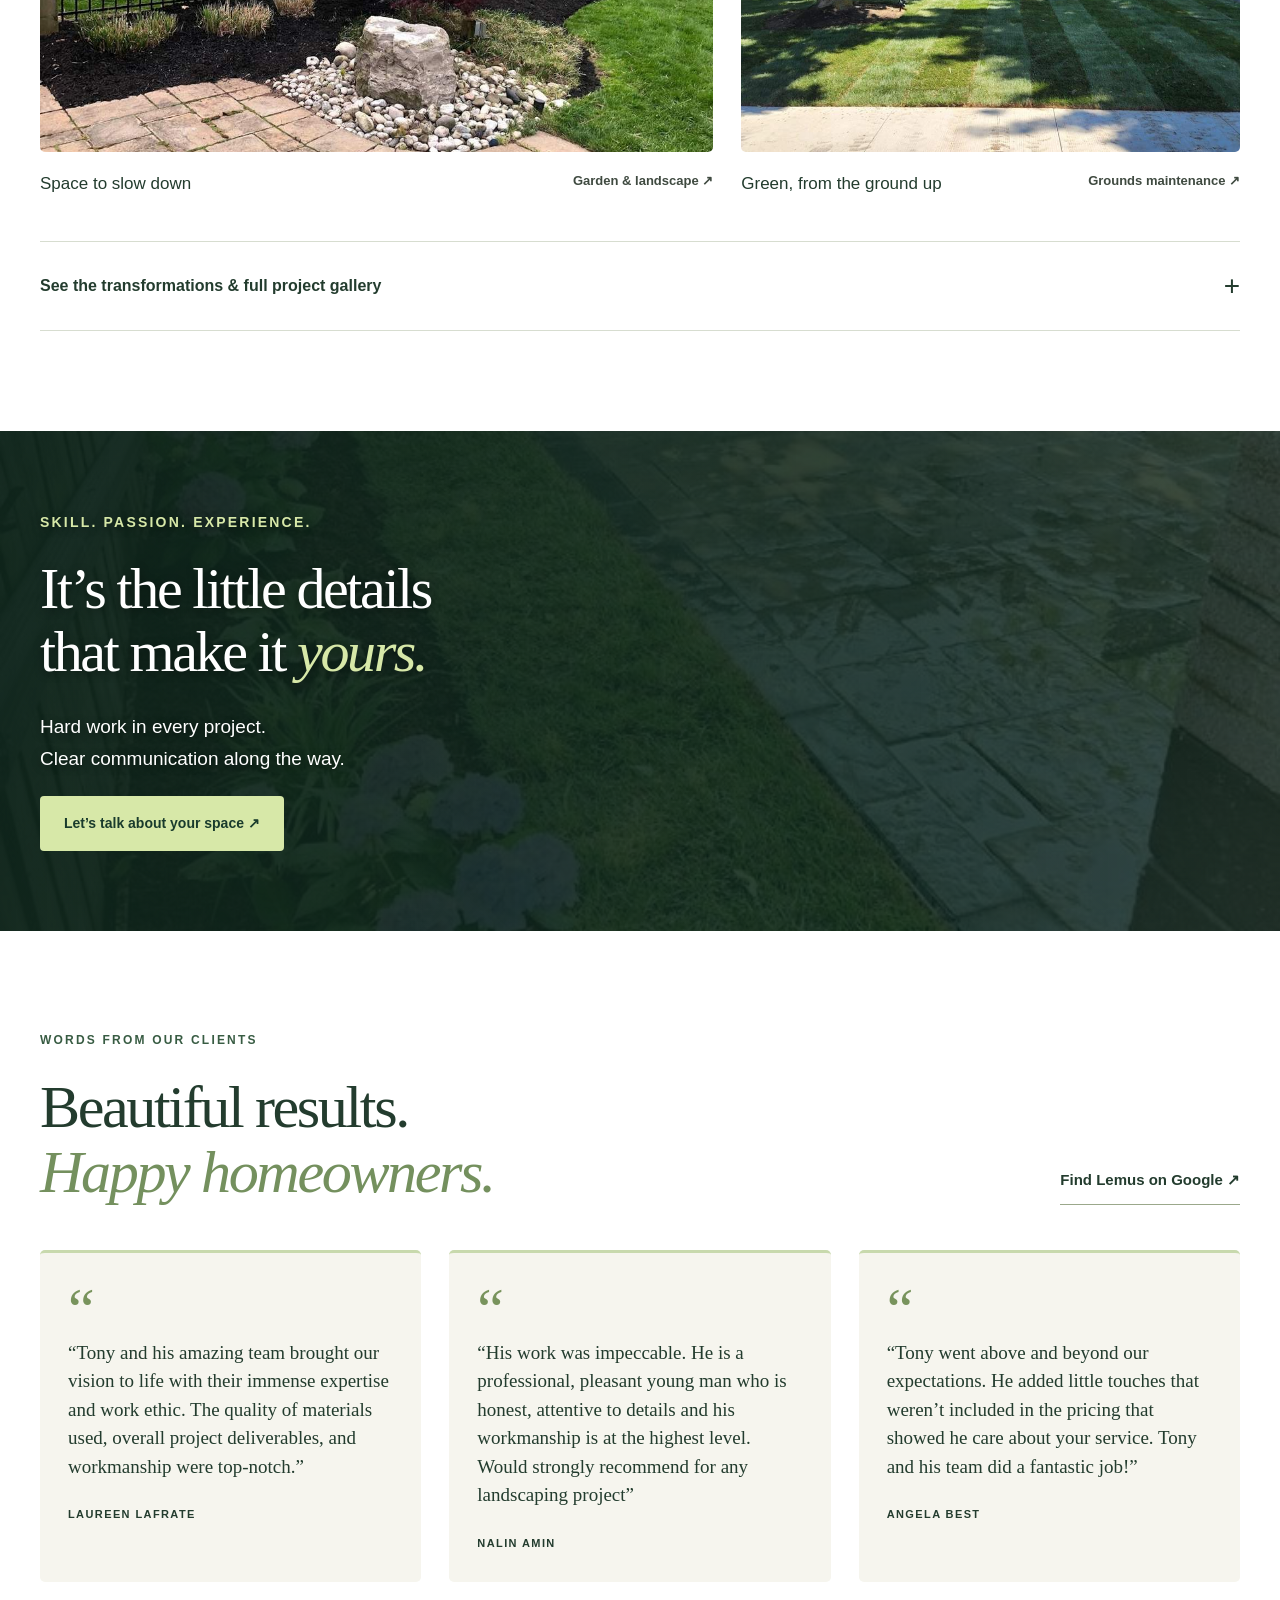
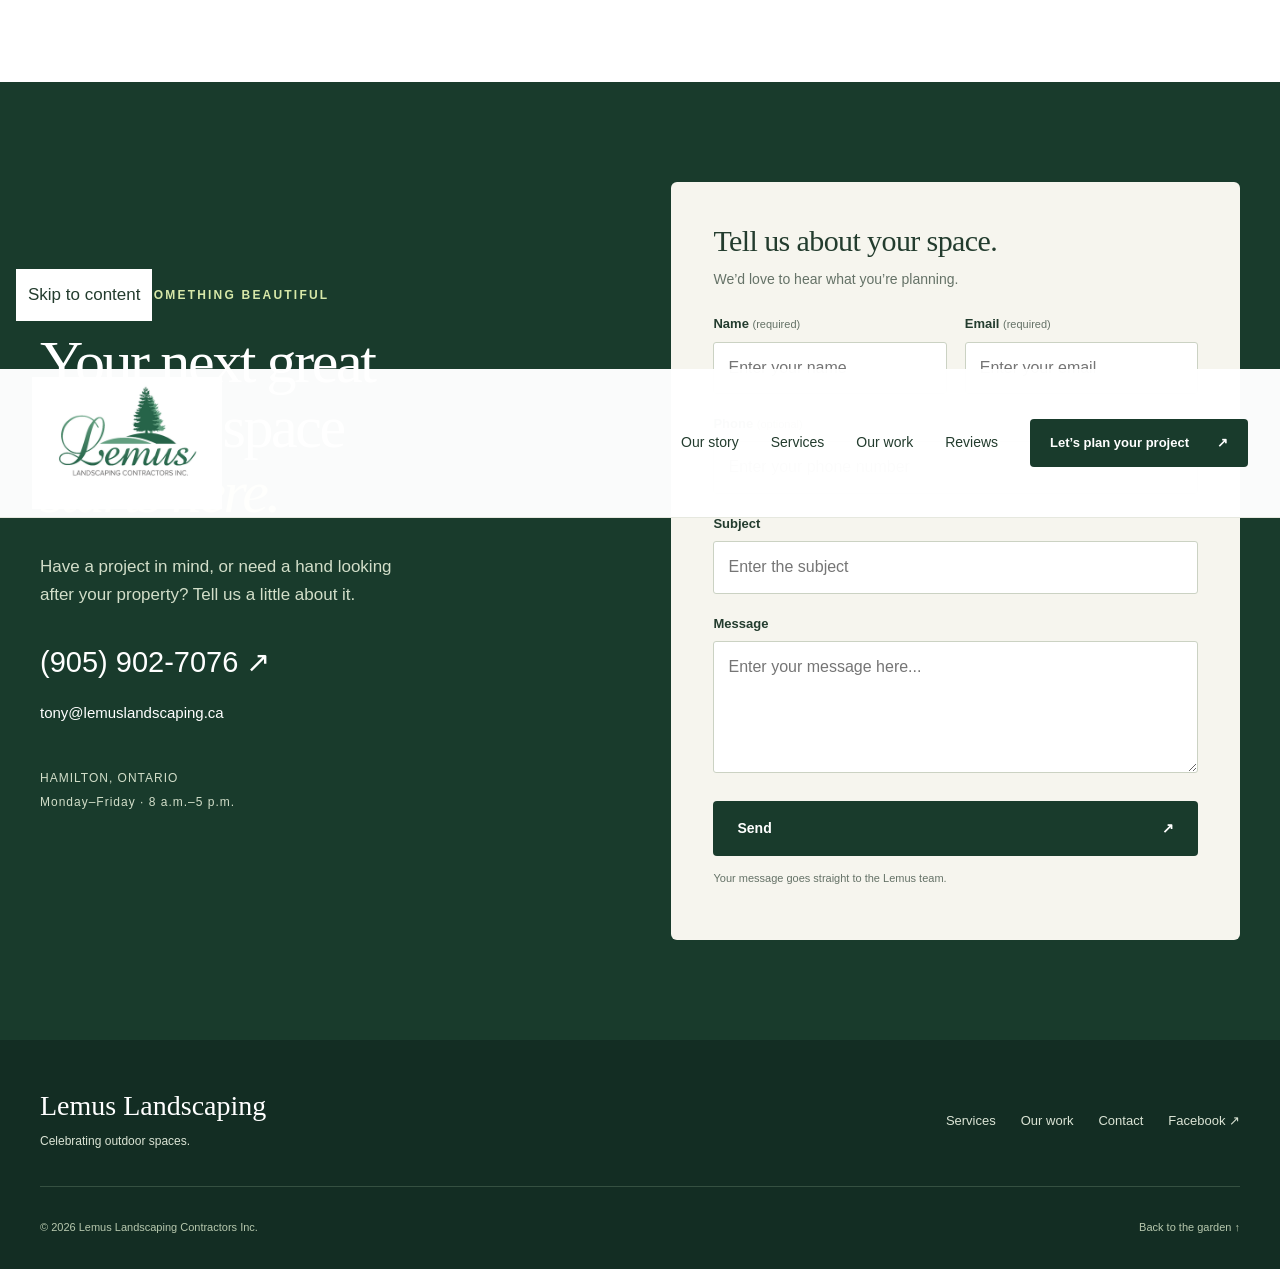
<file: cotact/index.html>
<!doctype html><html lang="en"><head><meta charset="utf-8"><meta name="viewport" content="width=device-width,initial-scale=1"><meta http-equiv="refresh" content="0;url=../index.html#contact"><title>Lemus Landscaping</title></head><body><p>This page has moved. <a href="../index.html#contact">Continue to Lemus Landscaping.</a></p></body></html>
</file>
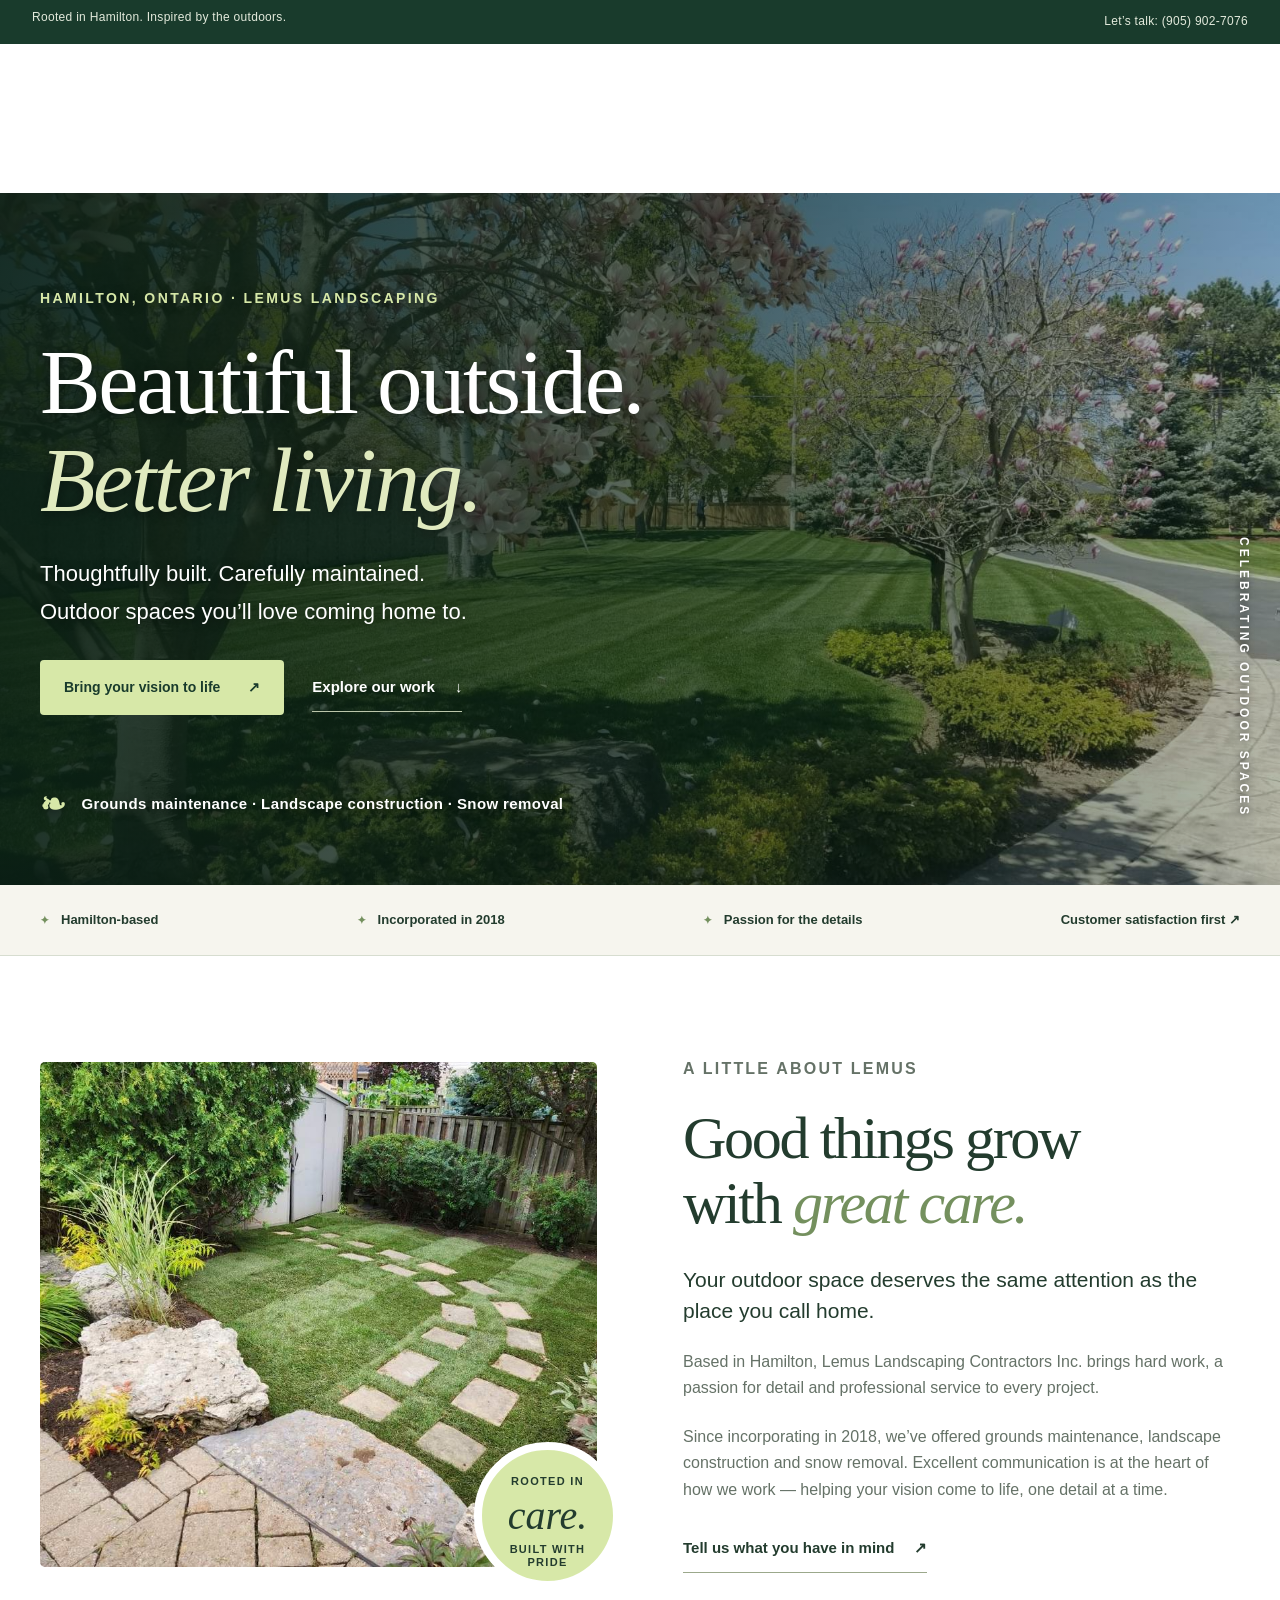
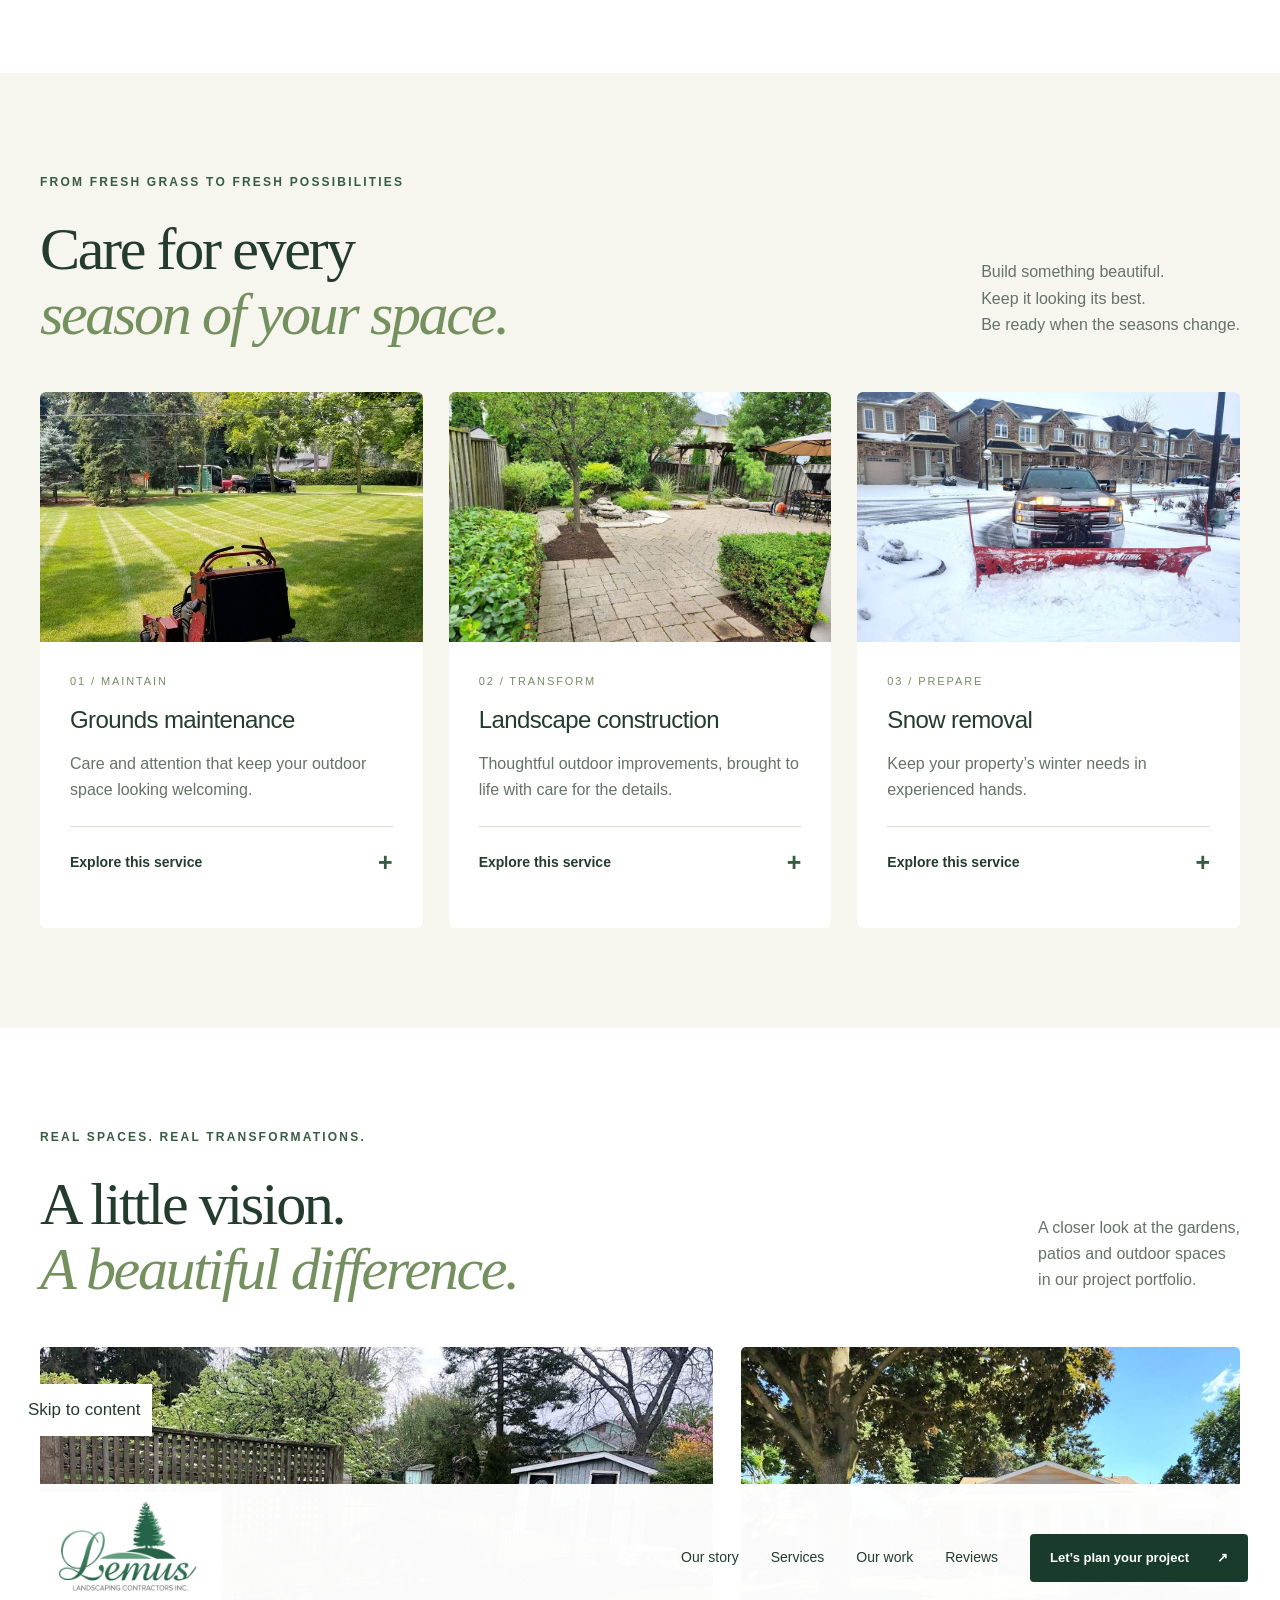
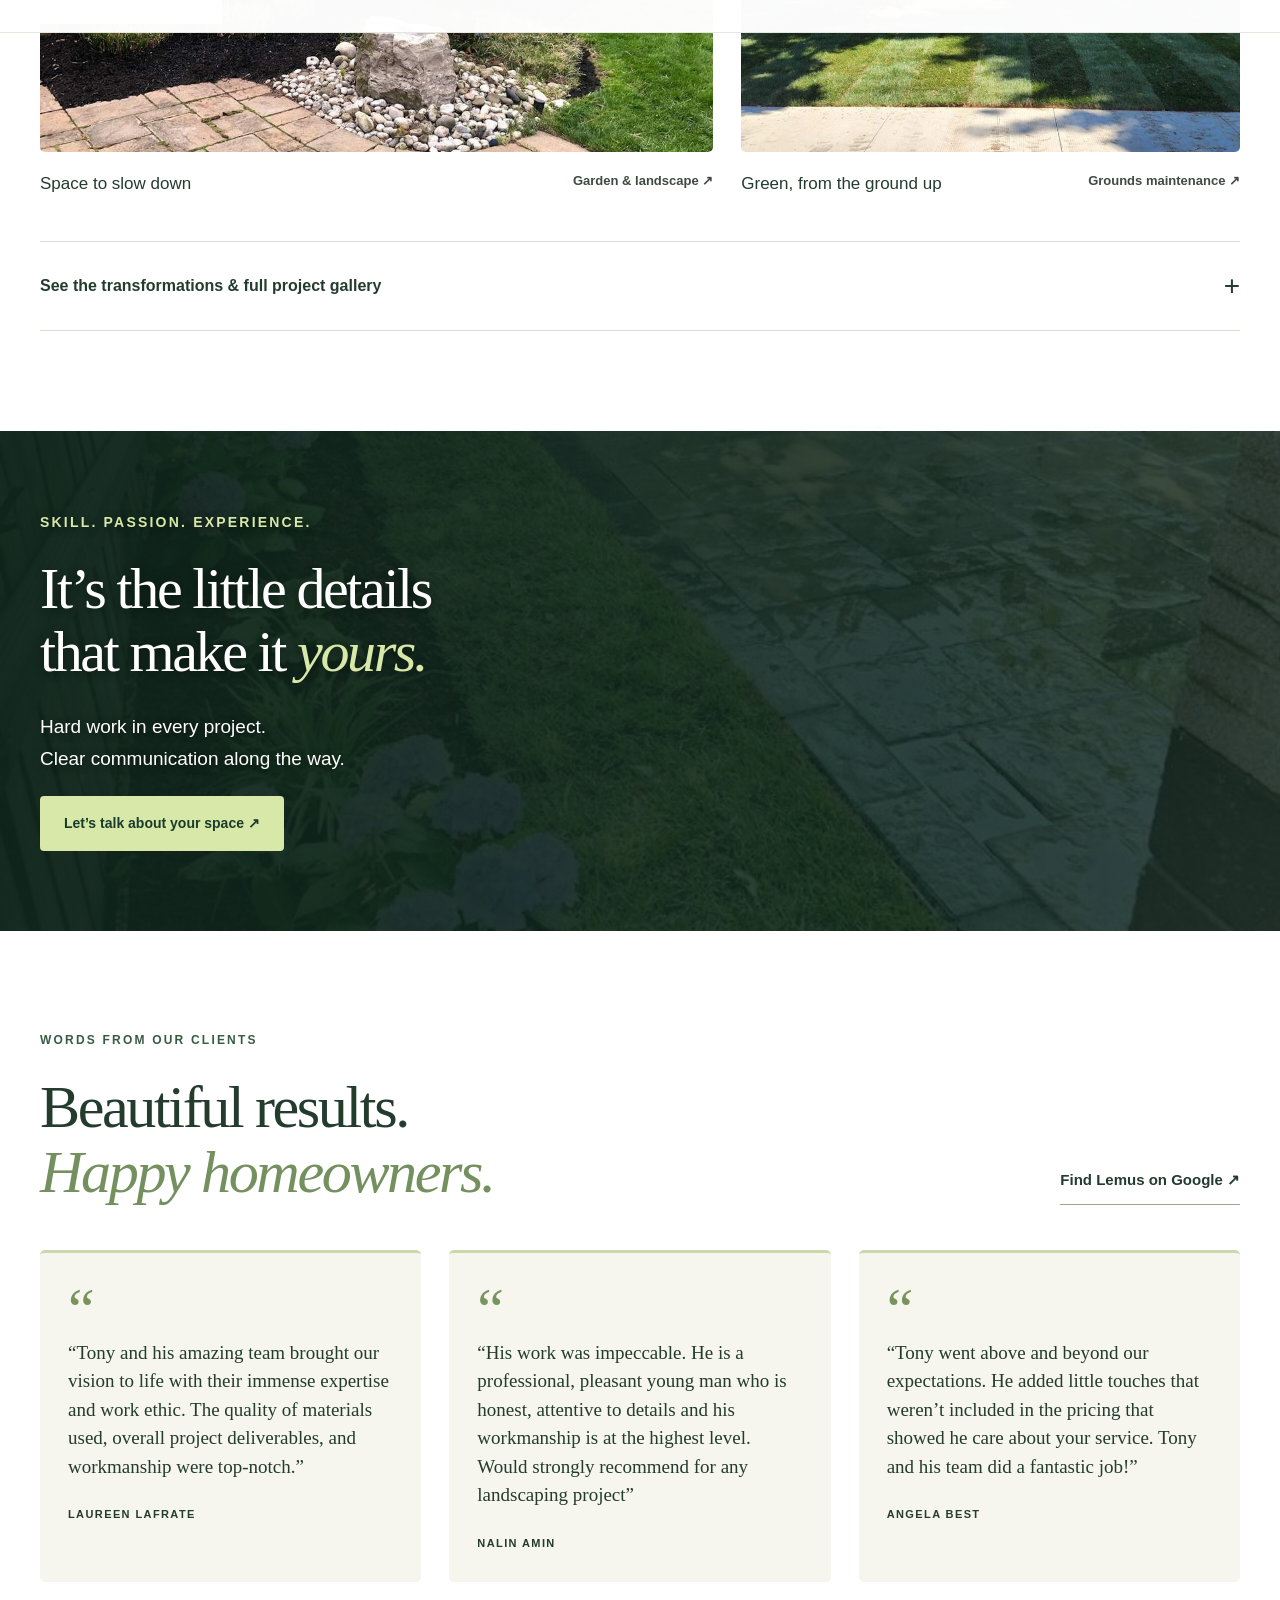
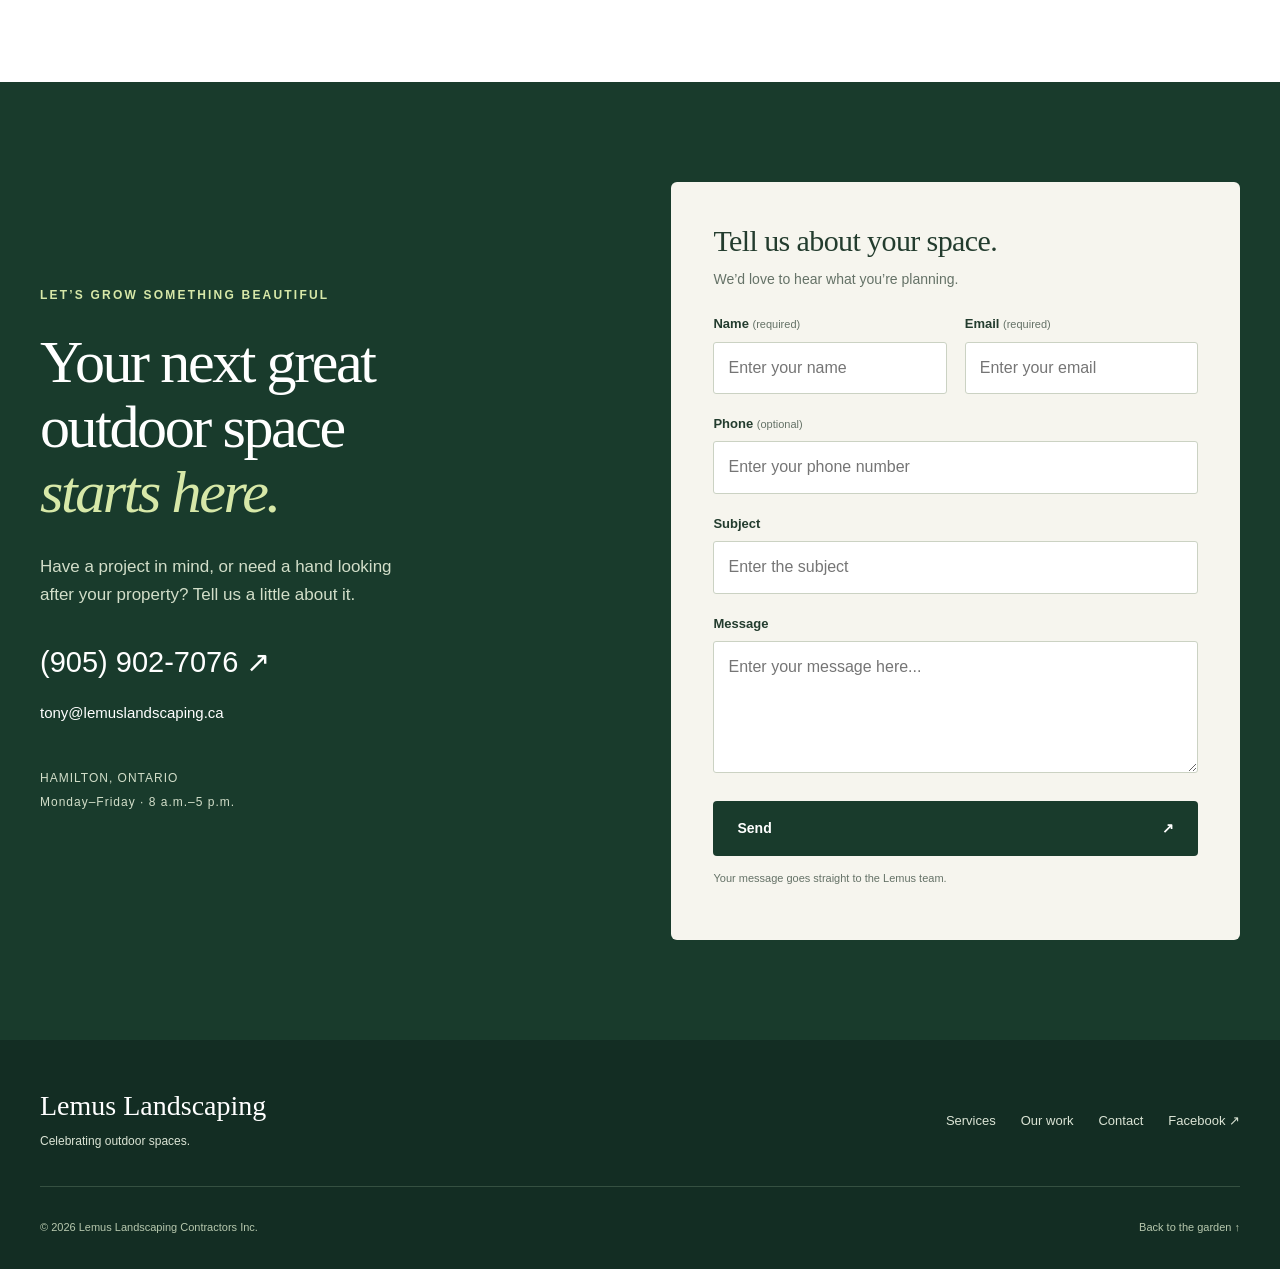
<file: services/index.html>
<!doctype html><html lang="en"><head><meta charset="utf-8"><meta name="viewport" content="width=device-width,initial-scale=1"><meta http-equiv="refresh" content="0;url=../index.html#services"><title>Lemus Landscaping</title></head><body><p>This page has moved. <a href="../index.html#services">Continue to Lemus Landscaping.</a></p></body></html>
</file>
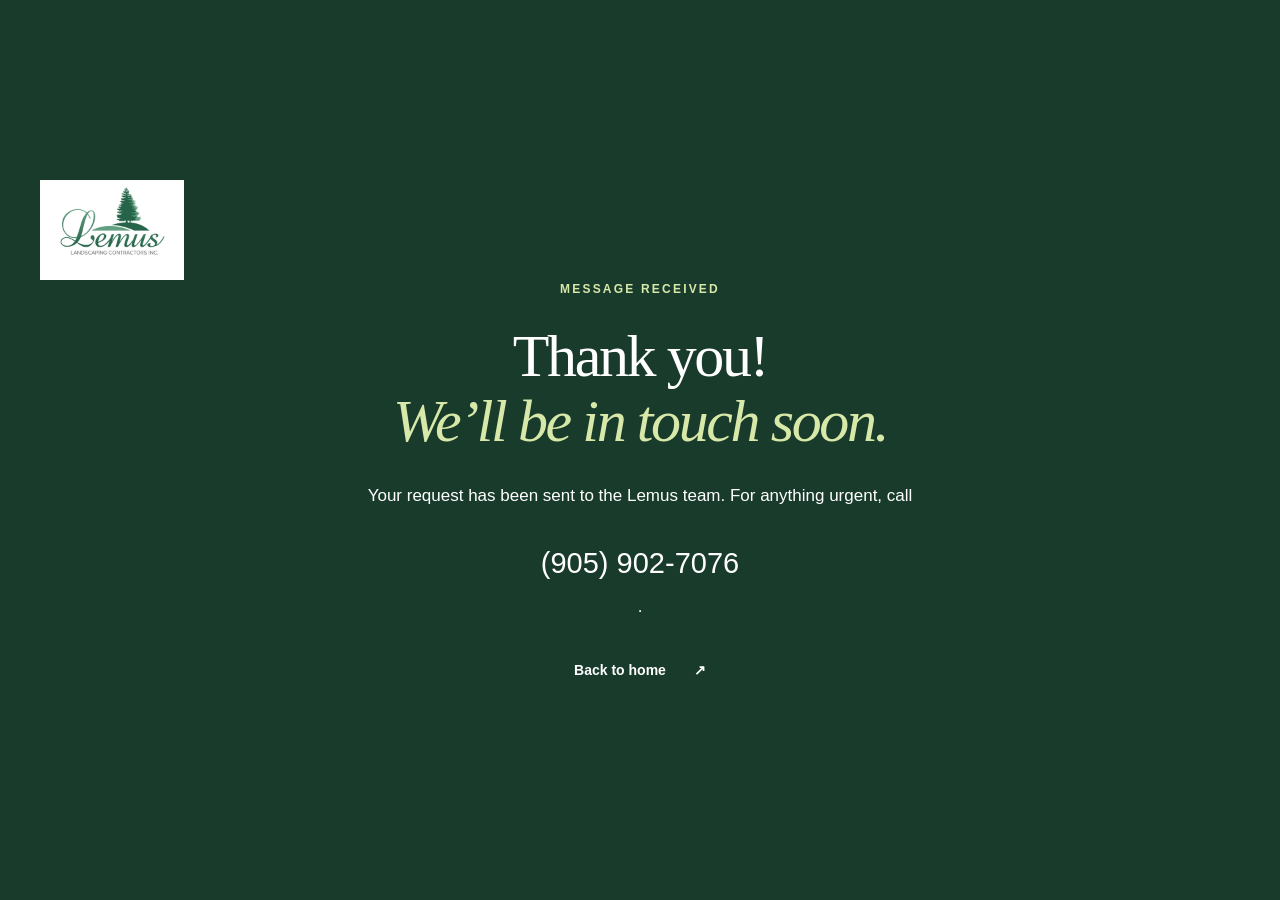
<file: thanks.html>
<!doctype html><html lang="en"><head><meta charset="utf-8"><meta name="viewport" content="width=device-width, initial-scale=1"><meta name="theme-color" content="#193b2c"><meta name="robots" content="noindex"><title>Thank you | Lemus Landscaping</title><link rel="icon" href="assets/favicon.svg" type="image/svg+xml"><link rel="icon" href="assets/favicon-32.png" type="image/png" sizes="32x32"><link rel="apple-touch-icon" href="assets/apple-touch-icon.png" sizes="180x180"><link rel="stylesheet" href="styles.css?v=20261030b"></head>
<body><main><section class="contact section" style="min-height:100vh;display:flex;align-items:center"><div class="wrap" style="text-align:center"><img src="assets/logo.png?v=20261030b" width="144" height="100" alt="Lemus Landscaping Contractors Inc."><p class="eyebrow light">MESSAGE RECEIVED</p><h2>Thank you!<br><em>We’ll be in touch soon.</em></h2><p>Your request has been sent to the Lemus team. For anything urgent, call <a class="contact-phone" href="tel:+19059027076">(905) 902-7076</a>.</p><p><a class="button" href="./">Back to home <span aria-hidden="true">↗</span></a></p></div></section></main></body></html>
</file>
<file: styles.css>
:root{--forest:#193b2c;--deep:#132d23;--green:#385c43;--lime:#d7e8a8;--cream:#f6f5ee;--ink:#233c2e;--muted:#657267;--line:#d7ddd0}*{box-sizing:border-box}html{scroll-behavior:smooth;scroll-padding-top:152px}body{margin:0;background:#fff;color:var(--ink);font-family:Arial,Helvetica,sans-serif;font-size:17px;line-height:1.65}a{color:inherit;text-decoration:none}a,button,input,textarea,summary{-webkit-tap-highlight-color:transparent}button,input,textarea{font:inherit}button,a,summary{touch-action:manipulation}img{display:block;max-width:100%;object-fit:cover}figure{margin:0}h1,h2,h3,p{margin-top:0}h1,h2{font-family:Georgia,'Times New Roman',serif;font-weight:400;letter-spacing:-2.4px;line-height:1.08}h1{font-size:clamp(54px,7.1vw,96px);margin-bottom:25px}h2{font-size:clamp(38px,4.7vw,62px);margin-bottom:28px}h3{font-size:25px;line-height:1.25;font-weight:500;letter-spacing:-.6px;margin-bottom:16px}em{font-weight:400;color:#74905e}p{margin-bottom:22px}a:focus-visible,button:focus-visible,summary:focus-visible{outline:3px solid #719243;outline-offset:5px}.wrap{max-width:1200px;width:calc(100% - 64px);margin-inline:auto}.section{padding-top:100px;padding-bottom:100px}.eyebrow{font-size:12px;letter-spacing:2.2px;font-weight:700;margin-bottom:24px;color:var(--green)}.eyebrow.light{color:var(--lime)}.topbar{background:var(--forest);color:#e3eadc;padding:8px 32px;display:flex;justify-content:space-between;font-size:12px;letter-spacing:.3px}.topbar a{padding:4px 0}.header{position:sticky;top:0;z-index:50;background:rgba(255,255,255,.98);border-bottom:1px solid #e6e8df}.nav-wrap{max-width:1264px;width:calc(100% - 64px);margin:auto;display:flex;align-items:center;justify-content:space-between;min-height:148px;gap:24px}.brand{display:flex;align-items:center;min-height:44px}.brand{flex-shrink:0}.brand img{width:190px;height:132px;object-fit:contain}nav{display:flex;align-items:center;gap:32px;font-size:14px}nav>a{min-height:44px;display:flex;align-items:center}nav>a:hover:not(.button){color:#668343}.button{display:inline-flex;align-items:center;justify-content:space-between;gap:28px;min-height:54px;border:0;background:var(--forest);color:#fff;padding:16px 24px;font-size:14px;font-weight:600;cursor:pointer;border-radius:4px}.button:hover{background:#2e513a}.button.lime{background:var(--lime);color:var(--forest)}.button.lime:hover{background:#e5f0c4}.button.small{min-height:48px;padding:12px 20px;font-size:13px}.text-link{display:inline-flex;align-items:center;gap:20px;font-size:15px;font-weight:600;border-bottom:1px solid #9ba88b;min-height:48px}.text-link.white{color:#fff;border-color:#bbc6ab}.menu-toggle{display:none}.skip{position:fixed;top:-100px;left:16px;padding:12px;background:#fff;z-index:100}.skip:focus{top:10px}.hero{position:relative;color:white;min-height:670px;overflow:hidden}.hero-photo,.hero-shade{position:absolute;inset:0}.hero-photo{background:url('assets/project-06.jpg?v=20261030b') center 48%/cover no-repeat}.hero-shade{background:linear-gradient(90deg,rgba(13,39,25,.85),rgba(13,39,25,.35) 65%,rgba(13,39,25,.06))}.hero-content{position:relative;padding-top:94px;padding-bottom:55px}.hero h1 em{color:#e0eabf}.hero-copy{font-size:20px;color:#f1f3e9;line-height:1.7}.actions{display:flex;align-items:center;gap:28px;margin-top:30px}.hero-note{display:flex;align-items:center;gap:15px;margin-top:64px;font-size:12px;color:#ecf0e6;letter-spacing:.4px}.leaf{font-size:31px;color:var(--lime)}.vertical-note{position:absolute;right:27px;bottom:68px;writing-mode:vertical-rl;font-size:10px;letter-spacing:3px}.trustbar{background:var(--cream);border-bottom:1px solid var(--line)}.trust-inner{display:flex;align-items:center;justify-content:space-between;padding:24px 0;font-size:13px;font-weight:600}.trust-inner span:before{content:'✦';font-size:11px;margin-right:12px;color:#74905e}.about{display:grid;grid-template-columns:1fr 1fr;gap:86px;align-items:center}.about-images{position:relative}.about-main{width:100%;height:505px;border-radius:5px 5px 90px 5px}.stamp{position:absolute;bottom:-22px;right:-24px;width:147px;height:147px;border-radius:50%;background:var(--lime);border:8px solid #fff;text-align:center;padding:25px 10px;line-height:1.2}.stamp span{display:block;font-size:9px;letter-spacing:1.3px}.stamp strong{display:block;font:italic 40px Georgia;margin:4px 0}.about-copy p{font-size:16px;color:var(--muted)}.about-copy .lead{font-size:21px;color:var(--ink);line-height:1.5}.services{background:var(--cream)}.section-heading{display:flex;justify-content:space-between;align-items:flex-end;gap:30px;margin-bottom:45px}.section-heading h2{margin-bottom:0}.section-heading>p{color:var(--muted);font-size:16px;margin:0 0 8px;max-width:320px}.service-grid{display:grid;grid-template-columns:repeat(3,1fr);gap:26px}.service{background:#fff;border-radius:6px;overflow:hidden}.service>img{width:100%;height:250px}.service-body{padding:30px}.number{font-size:11px;letter-spacing:1.9px;color:#788a68;display:block;margin-bottom:15px}.service-body>p{font-size:16px;color:var(--muted);min-height:53px}.service h3{font-size:24px}details>summary{list-style:none;cursor:pointer;min-height:48px;display:flex;align-items:center;justify-content:space-between;font-size:14px;font-weight:600;border-top:1px solid var(--line);padding:15px 0;gap:16px}details>summary::-webkit-details-marker{display:none}.service summary:after{content:'+';font-size:25px;color:var(--green)}.service details[open] summary:after{content:'−'}.service details p{font-size:15px;color:var(--muted);margin:12px 0}.service details .text-link{font-size:13px}.project-grid{display:grid;grid-template-columns:1.35fr 1fr;gap:28px}.project-grid img{width:100%;height:405px;border-radius:5px}.project-grid a:hover img,.gallery a:hover img{filter:brightness(.95)}figcaption{font-size:12px;color:var(--muted);padding:18px 0}.project-grid figcaption{display:flex;justify-content:space-between;gap:14px}.project-grid figcaption span:first-child{font-size:17px;color:var(--ink)}.project-details{margin-top:25px;border-bottom:1px solid var(--line)}.project-details>summary{font-size:16px;padding:21px 0;min-height:68px}.project-details>summary span{font-size:28px;font-weight:400}.expanded{padding:25px 0}.before-after{display:grid;grid-template-columns:repeat(4,1fr);gap:18px;margin:30px 0 40px}.before-after img{height:290px;width:100%;border-radius:4px}.gallery{display:grid;grid-template-columns:repeat(3,1fr);gap:25px}.gallery img{width:100%;height:250px;border-radius:4px}.care-banner{position:relative;background:linear-gradient(90deg,rgba(19,45,35,.94),rgba(19,45,35,.62)),url('assets/project-03.jpg?v=20261030b') center 60%/cover no-repeat;padding:80px 0;color:#fff}.care-banner h2{font-size:58px}.care-banner em{color:var(--lime)}.care-banner p:not(.eyebrow){color:#dfe8d6}.care-banner .wrap{position:relative}.review-grid{display:grid;grid-template-columns:repeat(3,1fr);gap:28px}.review{padding:26px 28px 30px;background:var(--cream);border-radius:5px;border-top:3px solid #c8d9ad}.quote{font:60px Georgia;color:#78935c;line-height:1}.review blockquote{font:19px/1.5 Georgia;margin:0 0 20px}.review p{font-size:14px;color:var(--muted)}.review footer{font-size:11px;letter-spacing:1.4px;font-weight:700;margin-top:24px}.review-source{font-size:12px;color:var(--muted);margin-top:20px;margin-bottom:0}.contact{background:var(--forest);color:white}.contact-grid{display:grid;grid-template-columns:1fr 1.05fr;gap:90px;align-items:center}.contact h2{font-size:60px}.contact h2 em{color:var(--lime)}.contact-copy>p:not(.eyebrow){color:#d2dec9;max-width:370px}.contact-phone{display:block;font-size:29px;margin:30px 0 5px;min-height:48px}.contact-email{font-size:15px;display:inline-flex;align-items:center;min-height:44px;overflow-wrap:anywhere}.hours{margin-top:30px;font-size:12px;letter-spacing:1px;line-height:2}.contact-form{background:var(--cream);color:var(--ink);padding:42px;border-radius:6px}.contact-form h3{font:30px Georgia;margin-bottom:10px}.contact-form>p{font-size:14px;color:var(--muted)}label{display:block;font-size:13px;font-weight:600;margin-bottom:7px}label span{font-weight:400;color:#657267;font-size:11px}input,textarea{width:100%;border:1px solid #cbd2c3;border-radius:3px;background:#fff;color:var(--ink);font-size:16px;min-height:48px;padding:12px 14px;outline:none;margin-bottom:19px}textarea{resize:vertical;min-height:125px}input:focus,textarea:focus{outline:2px solid #75954e;outline-offset:2px}.form-row{display:grid;grid-template-columns:1fr 1fr;gap:18px}.contact-form .button{width:100%}.contact-form .form-note{font-size:11px;line-height:1.5;margin:14px 0 0}.contact-form #form-status{margin:12px 0 0;font-size:13px}.footer{background:var(--deep);color:#dbe4d5;padding:50px 0 20px}.footer-top{display:flex;align-items:center;justify-content:space-between;padding-bottom:34px}.footer strong{font:28px Georgia;color:#fff}.footer p{font-size:12px;margin:8px 0 0}.footer-top>div:last-child{display:flex;gap:25px;font-size:13px}.footer a{min-height:44px;display:inline-flex;align-items:center}.footer-bottom{border-top:1px solid #355041;display:flex;justify-content:space-between;align-items:center;padding-top:18px;font-size:11px;color:#b7c8ae}
@media(min-width:1450px){.hero{min-height:740px}.hero-content{padding-top:116px}}
@media(max-width:1000px){nav{gap:18px}.nav-wrap,.wrap{width:calc(100% - 48px)}.about{gap:45px}.service-body{padding:23px}.service h3{font-size:22px}.contact-grid{gap:45px}.contact-form{padding:30px}.contact h2{font-size:50px}.project-grid figcaption{display:block}.project-grid figcaption span{display:block}.review{padding:23px}.section{padding:78px 0}}
@media(max-width:760px){html{scroll-padding-top:110px}.wrap,.nav-wrap{width:calc(100% - 40px)}.topbar{padding:8px 20px;justify-content:center}.topbar span{display:none}.topbar a{min-height:24px}.nav-wrap{min-height:104px}.brand img{width:140px;height:97px}.menu-toggle{display:flex;align-items:center;gap:9px;min-height:44px;padding:10px 8px;border:0;background:transparent;color:var(--forest);font-size:14px}.menu-lines{font-size:21px}nav{display:none;position:absolute;top:100%;left:0;width:100%;background:#fff;padding:15px 20px 24px;border-bottom:1px solid var(--line);box-shadow:0 15px 25px #193b2c15}nav.open{display:flex;align-items:stretch;flex-direction:column;gap:4px}nav>a{padding:11px 8px;min-height:48px}nav>.button{margin-top:9px}.hero{min-height:620px}.hero-content{padding-top:70px;padding-bottom:36px}.hero h1{font-size:57px;letter-spacing:-2px}.hero-copy{font-size:18px}.hero-shade{background:linear-gradient(90deg,#102f24d9,#102f2460)}.hero-photo{background-position:57% center}.eyebrow{font-size:10px;letter-spacing:1.7px}.actions{align-items:flex-start;flex-direction:column;gap:16px;margin-top:24px}.hero-note{margin-top:40px;font-size:11px;max-width:290px}.vertical-note{display:none}.trust-inner{display:grid;grid-template-columns:1fr 1fr;gap:12px;font-size:11px;padding:23px 0}.trust-inner span:before{margin-right:6px}.trust-inner a{min-height:44px;display:flex;align-items:center}.section{padding:64px 0}.about{grid-template-columns:1fr;gap:54px}.about-main{height:355px;border-bottom-right-radius:60px}.stamp{width:128px;height:128px;right:0;bottom:-24px;padding-top:19px}.stamp strong{font-size:33px}.about-copy .lead{font-size:20px}h2{font-size:40px;letter-spacing:-1.5px}.section-heading{flex-direction:column;align-items:flex-start;gap:25px;margin-bottom:30px}.service-grid,.project-grid,.review-grid,.contact-grid{grid-template-columns:1fr}.service-grid{gap:24px}.service>img{height:260px}.service-body{padding:27px}.service-body>p{min-height:0}.project-grid{gap:23px}.project-grid img{height:330px}.project-grid figcaption{display:flex}.project-grid figcaption span:last-child{font-size:11px}.project-details>summary{font-size:14px}.before-after{grid-template-columns:1fr 1fr;gap:14px}.before-after img{height:230px}.gallery{grid-template-columns:1fr 1fr;gap:16px}.gallery img{height:185px}.gallery figcaption{font-size:11px}.care-banner{padding:66px 0}.care-banner h2{font-size:41px}.review-grid{gap:18px}.review blockquote{font-size:18px}.contact-grid{gap:40px}.contact h2{font-size:44px}.contact-form{padding:27px 22px}.form-row{grid-template-columns:1fr;gap:0}.contact-phone{font-size:28px}.contact-form h3{font-size:28px}.footer-top{align-items:flex-start;flex-direction:column;gap:24px}.footer-top>div:last-child{flex-wrap:wrap;gap:12px 22px}.footer-bottom{align-items:flex-start;flex-direction:column;gap:8px}.footer{padding-top:40px}}
@media(prefers-reduced-motion:reduce){html{scroll-behavior:auto}*{transition:none!important}}


/* Readability over photos + header fit (Oct 30) */
nav>a{white-space:nowrap}
.hero-shade{background:linear-gradient(90deg,rgba(10,32,21,.92),rgba(10,32,21,.62) 60%,rgba(10,32,21,.3))}
.hero-content{text-shadow:0 2px 12px rgba(0,0,0,.45)}
.hero .eyebrow{font-size:14px;letter-spacing:2.4px;font-weight:800}
.hero-copy{font-size:22px;color:#fff;font-weight:500}
.hero-note{font-size:15px;color:#fff;font-weight:600}
.vertical-note{font-size:12px;font-weight:700;color:#fff;text-shadow:0 1px 6px rgba(0,0,0,.6)}
.care-banner{background:linear-gradient(90deg,rgba(14,36,27,.96),rgba(14,36,27,.8)),url('assets/project-03.jpg?v=20261030b') center 60%/cover no-repeat}
.care-banner .wrap{text-shadow:0 2px 10px rgba(0,0,0,.4)}
.care-banner .eyebrow{font-size:14px;font-weight:800}
.care-banner p:not(.eyebrow){color:#fff;font-size:19px}
.stamp span{font-size:11px;font-weight:700}
figcaption{font-size:14px;color:#3f4a40;font-weight:500}
.project-grid figcaption span:last-child{font-size:13px;font-weight:600}
.button,.text-link{text-shadow:none}
@media(min-width:761px) and (max-width:1000px){.nav-wrap{min-height:124px;gap:16px}.brand img{width:150px;height:104px}nav{gap:14px;font-size:13px}html{scroll-padding-top:128px}}
@media(max-width:760px){.hero .eyebrow{font-size:12px;letter-spacing:1.8px}.hero-copy{font-size:19px}.hero-note{font-size:13px}.hero-shade{background:linear-gradient(90deg,rgba(10,32,21,.9),rgba(10,32,21,.6))}.care-banner .eyebrow{font-size:12px}.care-banner p:not(.eyebrow){font-size:17px}.gallery figcaption{font-size:13px}.project-grid figcaption span:last-child{font-size:13px}.stamp span{font-size:10px}}
</file>
